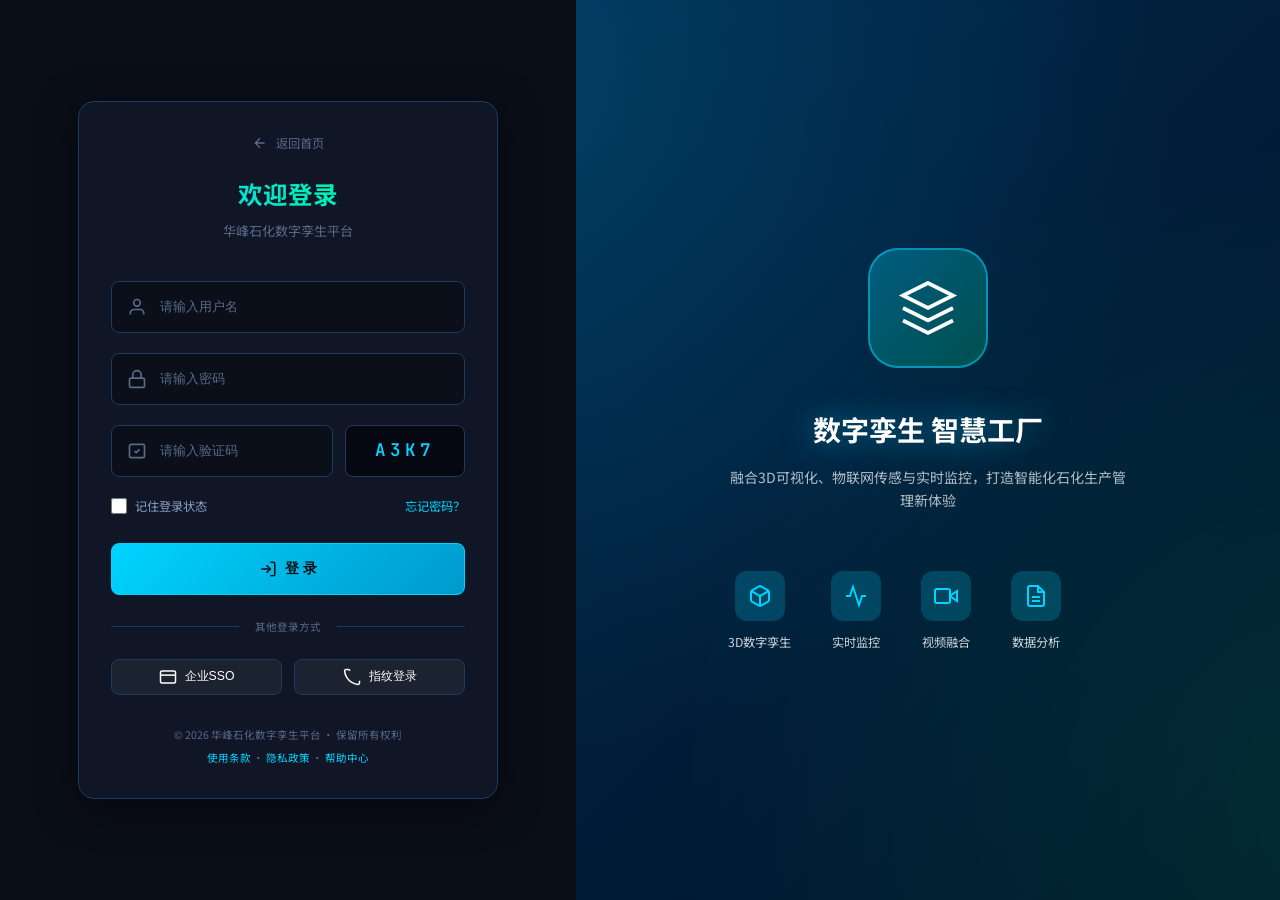
<file: HFDigitalTwin/index.html>
<!DOCTYPE html>
<html lang="zh-CN">
<head>
    <meta charset="UTF-8">
    <meta name="viewport" content="width=device-width, initial-scale=1.0">
    <title>首页 - 华峰石化数字孪生平台</title>
    <link href="https://fonts.googleapis.com/css2?family=Noto+Sans+SC:wght@300;400;500;700&family=JetBrains+Mono:wght@400;500;600&display=swap" rel="stylesheet">
    <link rel="stylesheet" href="css/styles.css">
    <style>
        /* 首页概览特定样式 */
        .overview-cards {
            display: grid;
            grid-template-columns: repeat(4, 1fr);
            gap: var(--spacing-md);
            margin-bottom: var(--spacing-lg);
        }

        .overview-card {
            background: linear-gradient(135deg, rgba(17, 24, 39, 0.9), rgba(17, 24, 39, 0.7));
            border: 1px solid var(--border-color);
            border-radius: var(--radius-lg);
            padding: var(--spacing-lg);
            display: flex;
            align-items: center;
            gap: var(--spacing-md);
            transition: all var(--transition-normal);
        }

        .overview-card:hover {
            border-color: var(--primary-color);
            transform: translateY(-2px);
            box-shadow: var(--shadow-glow);
        }

        .overview-card-icon {
            width: 56px;
            height: 56px;
            border-radius: var(--radius-lg);
            display: flex;
            align-items: center;
            justify-content: center;
            flex-shrink: 0;
        }

        .overview-card-icon.blue {
            background: linear-gradient(135deg, rgba(0, 212, 255, 0.2), rgba(0, 212, 255, 0.1));
            color: var(--primary-color);
        }

        .overview-card-icon.green {
            background: linear-gradient(135deg, rgba(0, 255, 136, 0.2), rgba(0, 255, 136, 0.1));
            color: var(--secondary-color);
        }

        .overview-card-icon.orange {
            background: linear-gradient(135deg, rgba(255, 170, 0, 0.2), rgba(255, 170, 0, 0.1));
            color: var(--warning-color);
        }

        .overview-card-icon.red {
            background: linear-gradient(135deg, rgba(255, 71, 87, 0.2), rgba(255, 71, 87, 0.1));
            color: var(--danger-color);
        }

        .overview-card-content {
            flex: 1;
        }

        .overview-card-value {
            font-size: 1.75rem;
            font-weight: 700;
            font-family: var(--font-mono);
            color: var(--text-primary);
            line-height: 1.2;
        }

        .overview-card-label {
            font-size: 0.8125rem;
            color: var(--text-muted);
            margin-top: 4px;
        }

        .overview-card-trend {
            font-size: 0.75rem;
            display: flex;
            align-items: center;
            gap: 4px;
            margin-top: 6px;
        }

        .overview-card-trend.up { color: var(--secondary-color); }
        .overview-card-trend.down { color: var(--danger-color); }

        /* 快捷入口 */
        .quick-actions {
            display: grid;
            grid-template-columns: repeat(5, 1fr);
            gap: var(--spacing-md);
            margin-bottom: var(--spacing-lg);
        }

        .quick-action {
            background: linear-gradient(135deg, rgba(17, 24, 39, 0.8), rgba(17, 24, 39, 0.6));
            border: 1px solid var(--border-color);
            border-radius: var(--radius-lg);
            padding: var(--spacing-lg);
            text-align: center;
            cursor: pointer;
            transition: all var(--transition-normal);
        }

        .quick-action:hover {
            border-color: var(--primary-color);
            background: linear-gradient(135deg, rgba(0, 212, 255, 0.1), rgba(0, 212, 255, 0.05));
            transform: translateY(-3px);
        }

        .quick-action-icon {
            width: 48px;
            height: 48px;
            margin: 0 auto var(--spacing-sm);
            border-radius: var(--radius-md);
            display: flex;
            align-items: center;
            justify-content: center;
            background: rgba(0, 212, 255, 0.1);
            color: var(--primary-color);
        }

        .quick-action-label {
            font-size: 0.875rem;
            color: var(--text-primary);
        }

        /* 内容区布局 */
        .overview-content {
            display: grid;
            grid-template-columns: 1fr 380px;
            gap: var(--spacing-lg);
        }

        .overview-main {
            display: flex;
            flex-direction: column;
            gap: var(--spacing-lg);
        }

        .overview-side {
            display: flex;
            flex-direction: column;
            gap: var(--spacing-lg);
        }

        /* 图表卡片 */
        .chart-card {
            background: linear-gradient(135deg, rgba(17, 24, 39, 0.9), rgba(17, 24, 39, 0.7));
            border: 1px solid var(--border-color);
            border-radius: var(--radius-xl);
            overflow: hidden;
        }

        .chart-card-header {
            padding: var(--spacing-md) var(--spacing-lg);
            border-bottom: 1px solid var(--border-color);
            display: flex;
            align-items: center;
            justify-content: space-between;
        }

        .chart-card-title {
            font-size: 0.9375rem;
            font-weight: 600;
            color: var(--text-primary);
            display: flex;
            align-items: center;
            gap: var(--spacing-sm);
        }

        .chart-card-body {
            padding: var(--spacing-lg);
            min-height: 280px;
        }

        /* 列表卡片 */
        .list-card {
            background: linear-gradient(135deg, rgba(17, 24, 39, 0.9), rgba(17, 24, 39, 0.7));
            border: 1px solid var(--border-color);
            border-radius: var(--radius-xl);
            overflow: hidden;
        }

        .list-card-header {
            padding: var(--spacing-md) var(--spacing-lg);
            border-bottom: 1px solid var(--border-color);
            display: flex;
            align-items: center;
            justify-content: space-between;
        }

        .list-card-title {
            font-size: 0.9375rem;
            font-weight: 600;
            color: var(--text-primary);
            display: flex;
            align-items: center;
            gap: var(--spacing-sm);
        }

        .list-card-body {
            padding: 0;
            max-height: 320px;
            overflow-y: auto;
        }

        .list-item {
            display: flex;
            align-items: center;
            gap: var(--spacing-md);
            padding: var(--spacing-md) var(--spacing-lg);
            border-bottom: 1px solid rgba(255, 255, 255, 0.05);
            transition: background var(--transition-fast);
            cursor: pointer;
        }

        .list-item:hover {
            background: rgba(0, 212, 255, 0.05);
        }

        .list-item:last-child {
            border-bottom: none;
        }

        .list-item-icon {
            width: 36px;
            height: 36px;
            border-radius: var(--radius-md);
            display: flex;
            align-items: center;
            justify-content: center;
            flex-shrink: 0;
        }

        .list-item-icon.danger {
            background: rgba(255, 71, 87, 0.15);
            color: var(--danger-color);
        }

        .list-item-icon.warning {
            background: rgba(255, 170, 0, 0.15);
            color: var(--warning-color);
        }

        .list-item-icon.info {
            background: rgba(0, 212, 255, 0.15);
            color: var(--primary-color);
        }

        .list-item-content {
            flex: 1;
            min-width: 0;
        }

        .list-item-title {
            font-size: 0.875rem;
            color: var(--text-primary);
            margin-bottom: 2px;
        }

        .list-item-desc {
            font-size: 0.75rem;
            color: var(--text-muted);
            white-space: nowrap;
            overflow: hidden;
            text-overflow: ellipsis;
        }

        .list-item-time {
            font-size: 0.75rem;
            color: var(--text-muted);
            white-space: nowrap;
        }

        /* 模拟图表 */
        .simple-chart {
            display: flex;
            align-items: flex-end;
            justify-content: space-between;
            height: 200px;
            padding: var(--spacing-md) 0;
        }

        .chart-bar-wrapper {
            flex: 1;
            display: flex;
            flex-direction: column;
            align-items: center;
            gap: var(--spacing-sm);
        }

        .chart-bar {
            width: 24px;
            background: linear-gradient(180deg, var(--primary-color), rgba(0, 212, 255, 0.3));
            border-radius: var(--radius-sm) var(--radius-sm) 0 0;
            transition: height 0.5s ease;
        }

        .chart-label {
            font-size: 0.6875rem;
            color: var(--text-muted);
        }

        /* 告警卡片 */
        .alarm-item {
            display: flex;
            align-items: center;
            gap: var(--spacing-md);
            padding: var(--spacing-md) var(--spacing-lg);
            border-bottom: 1px solid rgba(255, 255, 255, 0.05);
        }

        .alarm-item:last-child {
            border-bottom: none;
        }

        .alarm-badge {
            padding: 2px 8px;
            border-radius: var(--radius-full);
            font-size: 0.6875rem;
            font-weight: 500;
        }

        .alarm-badge.danger {
            background: rgba(255, 71, 87, 0.15);
            color: var(--danger-color);
        }

        .alarm-badge.warning {
            background: rgba(255, 170, 0, 0.15);
            color: var(--warning-color);
        }

        .alarm-badge.info {
            background: rgba(0, 212, 255, 0.15);
            color: var(--primary-color);
        }

        /* 响应式 */
        @media (max-width: 1400px) {
            .overview-cards {
                grid-template-columns: repeat(2, 1fr);
            }
            .quick-actions {
                grid-template-columns: repeat(3, 1fr);
            }
            .overview-content {
                grid-template-columns: 1fr;
            }
        }
    </style>
</head>
<body>
    <div class="app-layout">
        <!-- 侧边栏 -->
        <aside class="app-sidebar">
            <div class="sidebar-header">
                <div class="sidebar-logo">
                    <svg width="24" height="24" viewBox="0 0 24 24" fill="none" stroke="currentColor" stroke-width="2">
                        <path d="M12 2L2 7l10 5 10-5-10-5z"/>
                        <path d="M2 17l10 5 10-5"/>
                        <path d="M2 12l10 5 10-5"/>
                    </svg>
                </div>
                <div class="sidebar-brand">
                    <div class="sidebar-brand-name">华峰石化</div>
                    <div class="sidebar-brand-desc">数字孪生平台</div>
                </div>
            </div>
            
            <nav class="sidebar-nav">
                <div class="sidebar-section">
                    <div class="sidebar-section-title">主菜单</div>
                    <a href="index.html" class="sidebar-nav-item active">
                        <svg class="sidebar-nav-icon" viewBox="0 0 24 24" fill="none" stroke="currentColor" stroke-width="2">
                            <path d="M3 9l9-7 9 7v11a2 2 0 0 1-2 2H5a2 2 0 0 1-2-2z"/>
                        </svg>
                        <span class="sidebar-nav-text">首页</span>
                    </a>
                    <a href="tank-monitoring.html" class="sidebar-nav-item">
                        <svg class="sidebar-nav-icon" viewBox="0 0 24 24" fill="none" stroke="currentColor" stroke-width="2">
                            <path d="M21 16V8a2 2 0 0 0-1-1.73l-7-4a2 2 0 0 0-2 0l-7 4A2 2 0 0 0 3 8v8a2 2 0 0 0 1 1.73l7 4a2 2 0 0 0 2 0l7-4A2 2 0 0 0 21 16z"/>
                        </svg>
                        <span class="sidebar-nav-text">罐区监控</span>
                    </a>
                    <a href="equipment.html" class="sidebar-nav-item">
                        <svg class="sidebar-nav-icon" viewBox="0 0 24 24" fill="none" stroke="currentColor" stroke-width="2">
                            <rect x="4" y="4" width="16" height="16" rx="2"/>
                        </svg>
                        <span class="sidebar-nav-text">设备管理</span>
                    </a>
                    <a href="video.html" class="sidebar-nav-item">
                        <svg class="sidebar-nav-icon" viewBox="0 0 24 24" fill="none" stroke="currentColor" stroke-width="2">
                            <polygon points="23 7 16 12 23 17 23 7"/>
                            <rect x="1" y="5" width="15" height="14" rx="2"/>
                        </svg>
                        <span class="sidebar-nav-text">视频监控</span>
                    </a>
                    <a href="roaming.html" class="sidebar-nav-item">
                        <svg class="sidebar-nav-icon" viewBox="0 0 24 24" fill="none" stroke="currentColor" stroke-width="2">
                            <circle cx="12" cy="12" r="10"/>
                            <polygon points="16.24 7.76 14.12 14.12 7.76 16.24 9.88 9.88 16.24 7.76"/>
                        </svg>
                        <span class="sidebar-nav-text">实景漫游</span>
                    </a>
                    <a href="analysis.html" class="sidebar-nav-item">
                        <svg class="sidebar-nav-icon" viewBox="0 0 24 24" fill="none" stroke="currentColor" stroke-width="2">
                            <line x1="18" y1="20" x2="18" y2="10"/>
                            <line x1="12" y1="20" x2="12" y2="4"/>
                            <line x1="6" y1="20" x2="6" y2="14"/>
                        </svg>
                        <span class="sidebar-nav-text">数据分析</span>
                    </a>
                </div>
                
                <div class="sidebar-section">
                    <div class="sidebar-section-title">可视化</div>
                    <a href="dashboard.html" class="sidebar-nav-item" target="_blank">
                        <svg class="sidebar-nav-icon" viewBox="0 0 24 24" fill="none" stroke="currentColor" stroke-width="2">
                            <rect x="3" y="3" width="18" height="18" rx="2"/>
                            <line x1="3" y1="9" x2="21" y2="9"/>
                            <line x1="9" y1="21" x2="9" y2="9"/>
                        </svg>
                        <span class="sidebar-nav-text">数据大屏</span>
                    </a>
                </div>
                
                <div class="sidebar-section">
                    <div class="sidebar-section-title">系统</div>
                    <a href="settings.html" class="sidebar-nav-item">
                        <svg class="sidebar-nav-icon" viewBox="0 0 24 24" fill="none" stroke="currentColor" stroke-width="2">
                            <circle cx="12" cy="12" r="3"/>
                        </svg>
                        <span class="sidebar-nav-text">系统设置</span>
                    </a>
                </div>
            </nav>
            
            <div class="sidebar-footer">
                <div class="sidebar-nav-item" onclick="App.auth.logout()" style="cursor: pointer;">
                    <svg class="sidebar-nav-icon" viewBox="0 0 24 24" fill="none" stroke="currentColor" stroke-width="2">
                        <path d="M9 21H5a2 2 0 0 1-2-2V5a2 2 0 0 1 2-2h4"/>
                        <polyline points="16 17 21 12 16 7"/>
                        <line x1="21" y1="12" x2="9" y2="12"/>
                    </svg>
                    <span class="sidebar-nav-text">退出登录</span>
                </div>
            </div>
        </aside>
        
        <!-- 主内容区 -->
        <main class="app-main">
            <header class="app-header">
                <div class="header-left">
                    <button class="header-toggle">
                        <svg width="20" height="20" viewBox="0 0 24 24" fill="none" stroke="currentColor" stroke-width="2">
                            <line x1="3" y1="12" x2="21" y2="12"/>
                            <line x1="3" y1="6" x2="21" y2="6"/>
                            <line x1="3" y1="18" x2="21" y2="18"/>
                        </svg>
                    </button>
                    <div class="header-breadcrumb">
                        <span class="header-breadcrumb-item">首页</span>
                        <span class="header-breadcrumb-sep">/</span>
                        <span class="header-breadcrumb-item active">概览</span>
                    </div>
                </div>
                <div class="header-right">
                    <!-- 主题切换器 -->
                    <div class="theme-switcher header-theme-switcher">
                        <button class="theme-switcher-btn active" data-theme="dark" title="深色主题">
                            <svg viewBox="0 0 24 24" fill="none" stroke="currentColor" stroke-width="2">
                                <path d="M21 12.79A9 9 0 1 1 11.21 3 7 7 0 0 0 21 12.79z"></path>
                            </svg>
                        </button>
                        <button class="theme-switcher-btn" data-theme="light" title="浅色主题">
                            <svg viewBox="0 0 24 24" fill="none" stroke="currentColor" stroke-width="2">
                                <circle cx="12" cy="12" r="5"></circle>
                                <line x1="12" y1="1" x2="12" y2="3"></line>
                                <line x1="12" y1="21" x2="12" y2="23"></line>
                                <line x1="4.22" y1="4.22" x2="5.64" y2="5.64"></line>
                                <line x1="18.36" y1="18.36" x2="19.78" y2="19.78"></line>
                                <line x1="1" y1="12" x2="3" y2="12"></line>
                                <line x1="21" y1="12" x2="23" y2="12"></line>
                                <line x1="4.22" y1="19.78" x2="5.64" y2="18.36"></line>
                                <line x1="18.36" y1="5.64" x2="19.78" y2="4.22"></line>
                            </svg>
                        </button>
                    </div>
                    <div class="header-time" id="currentTime">2026-02-24 11:34:35</div>
                    <div class="header-status">
                        <span class="header-status-dot"></span>
                        系统运行正常
                    </div>
                    <div class="header-user">
                        <div class="header-user-avatar">A</div>
                    </div>
                </div>
            </header>
            
            <div class="app-content">
                <!-- 统计卡片 -->
                <div class="overview-cards">
                    <div class="overview-card">
                        <div class="overview-card-icon blue">
                            <svg width="28" height="28" viewBox="0 0 24 24" fill="none" stroke="currentColor" stroke-width="2">
                                <path d="M21 16V8a2 2 0 0 0-1-1.73l-7-4a2 2 0 0 0-2 0l-7 4A2 2 0 0 0 3 8v8a2 2 0 0 0 1 1.73l7 4a2 2 0 0 0 2 0l7-4A2 2 0 0 0 21 16z"/>
                            </svg>
                        </div>
                        <div class="overview-card-content">
                            <div class="overview-card-value">19</div>
                            <div class="overview-card-label">设备总数</div>
                            <div class="overview-card-trend up">
                                <svg width="12" height="12" viewBox="0 0 24 24" fill="none" stroke="currentColor" stroke-width="2">
                                    <polyline points="23 6 13.5 15.5 8.5 10.5 1 18"/>
                                </svg>
                                较昨日 +2
                            </div>
                        </div>
                    </div>
                    <div class="overview-card">
                        <div class="overview-card-icon green">
                            <svg width="28" height="28" viewBox="0 0 24 24" fill="none" stroke="currentColor" stroke-width="2">
                                <path d="M22 11.08V12a10 10 0 1 1-5.93-9.14"/>
                                <polyline points="22 4 12 14.01 9 11.01"/>
                            </svg>
                        </div>
                        <div class="overview-card-content">
                            <div class="overview-card-value">16</div>
                            <div class="overview-card-label">正常运行</div>
                            <div class="overview-card-trend up">
                                <svg width="12" height="12" viewBox="0 0 24 24" fill="none" stroke="currentColor" stroke-width="2">
                                    <polyline points="23 6 13.5 15.5 8.5 10.5 1 18"/>
                                </svg>
                                在线率 84%
                            </div>
                        </div>
                    </div>
                    <div class="overview-card">
                        <div class="overview-card-icon orange">
                            <svg width="28" height="28" viewBox="0 0 24 24" fill="none" stroke="currentColor" stroke-width="2">
                                <path d="M10.29 3.86L1.82 18a2 2 0 0 0 1.71 3h16.94a2 2 0 0 0 1.71-3L13.71 3.86a2 2 0 0 0-3.42 0z"/>
                                <line x1="12" y1="9" x2="12" y2="13"/>
                                <line x1="12" y1="17" x2="12.01" y2="17"/>
                            </svg>
                        </div>
                        <div class="overview-card-content">
                            <div class="overview-card-value">2</div>
                            <div class="overview-card-label">预警</div>
                            <div class="overview-card-trend down">
                                <svg width="12" height="12" viewBox="0 0 24 24" fill="none" stroke="currentColor" stroke-width="2">
                                    <polyline points="23 18 13.5 8.5 8.5 13.5 1 6"/>
                                </svg>
                                较昨日 -1
                            </div>
                        </div>
                    </div>
                    <div class="overview-card">
                        <div class="overview-card-icon red">
                            <svg width="28" height="28" viewBox="0 0 24 24" fill="none" stroke="currentColor" stroke-width="2">
                                <circle cx="12" cy="12" r="10"/>
                                <line x1="15" y1="9" x2="9" y2="15"/>
                                <line x1="9" y1="9" x2="15" y2="15"/>
                            </svg>
                        </div>
                        <div class="overview-card-content">
                            <div class="overview-card-value">1</div>
                            <div class="overview-card-label">告警</div>
                            <div class="overview-card-trend">
                                <svg width="12" height="12" viewBox="0 0 24 24" fill="none" stroke="currentColor" stroke-width="2">
                                    <circle cx="12" cy="12" r="10"/>
                                    <line x1="12" y1="8" x2="12" y2="12"/>
                                    <line x1="12" y1="16" x2="12.01" y2="16"/>
                                </svg>
                                需立即处理
                            </div>
                        </div>
                    </div>
                </div>
                
                <!-- 快捷入口 -->
                <div class="quick-actions">
                    <a href="dashboard.html" class="quick-action" target="_blank">
                        <div class="quick-action-icon">
                            <svg width="24" height="24" viewBox="0 0 24 24" fill="none" stroke="currentColor" stroke-width="2">
                                <rect x="3" y="3" width="18" height="18" rx="2"/>
                                <line x1="3" y1="9" x2="21" y2="9"/>
                                <line x1="9" y1="21" x2="9" y2="9"/>
                            </svg>
                        </div>
                        <div class="quick-action-label">数据大屏</div>
                    </a>
                    <a href="tank-monitoring.html" class="quick-action">
                        <div class="quick-action-icon">
                            <svg width="24" height="24" viewBox="0 0 24 24" fill="none" stroke="currentColor" stroke-width="2">
                                <path d="M21 16V8a2 2 0 0 0-1-1.73l-7-4a2 2 0 0 0-2 0l-7 4A2 2 0 0 0 3 8v8a2 2 0 0 0 1 1.73l7 4a2 2 0 0 0 2 0l7-4A2 2 0 0 0 21 16z"/>
                            </svg>
                        </div>
                        <div class="quick-action-label">罐区监控</div>
                    </a>
                    <a href="video.html" class="quick-action">
                        <div class="quick-action-icon">
                            <svg width="24" height="24" viewBox="0 0 24 24" fill="none" stroke="currentColor" stroke-width="2">
                                <polygon points="23 7 16 12 23 17 23 7"/>
                                <rect x="1" y="5" width="15" height="14" rx="2"/>
                            </svg>
                        </div>
                        <div class="quick-action-label">视频监控</div>
                    </a>
                    <a href="roaming.html" class="quick-action">
                        <div class="quick-action-icon">
                            <svg width="24" height="24" viewBox="0 0 24 24" fill="none" stroke="currentColor" stroke-width="2">
                                <circle cx="12" cy="12" r="10"/>
                                <polygon points="16.24 7.76 14.12 14.12 7.76 16.24 9.88 9.88 16.24 7.76"/>
                            </svg>
                        </div>
                        <div class="quick-action-label">实景漫游</div>
                    </a>
                    <a href="analysis.html" class="quick-action">
                        <div class="quick-action-icon">
                            <svg width="24" height="24" viewBox="0 0 24 24" fill="none" stroke="currentColor" stroke-width="2">
                                <line x1="18" y1="20" x2="18" y2="10"/>
                                <line x1="12" y1="20" x2="12" y2="4"/>
                                <line x1="6" y1="20" x2="6" y2="14"/>
                            </svg>
                        </div>
                        <div class="quick-action-label">数据分析</div>
                    </a>
                </div>
                
                <!-- 内容区 -->
                <div class="overview-content">
                    <div class="overview-main">
                        <!-- 压力趋势图 -->
                        <div class="chart-card">
                            <div class="chart-card-header">
                                <div class="chart-card-title">
                                    <svg width="16" height="16" viewBox="0 0 24 24" fill="none" stroke="currentColor" stroke-width="2">
                                        <polyline points="22 12 18 12 15 21 9 3 6 12 2 12"/>
                                    </svg>
                                    罐区压力趋势 (近7天)
                                </div>
                                <div class="chart-actions">
                                    <button class="btn btn-sm btn-ghost">导出</button>
                                </div>
                            </div>
                            <div class="chart-card-body">
                                <div class="simple-chart">
                                    <div class="chart-bar-wrapper">
                                        <div class="chart-bar" style="height: 60%;"></div>
                                        <span class="chart-label">周一</span>
                                    </div>
                                    <div class="chart-bar-wrapper">
                                        <div class="chart-bar" style="height: 75%;"></div>
                                        <span class="chart-label">周二</span>
                                    </div>
                                    <div class="chart-bar-wrapper">
                                        <div class="chart-bar" style="height: 45%;"></div>
                                        <span class="chart-label">周三</span>
                                    </div>
                                    <div class="chart-bar-wrapper">
                                        <div class="chart-bar" style="height: 80%;"></div>
                                        <span class="chart-label">周四</span>
                                    </div>
                                    <div class="chart-bar-wrapper">
                                        <div class="chart-bar" style="height: 65%;"></div>
                                        <span class="chart-label">周五</span>
                                    </div>
                                    <div class="chart-bar-wrapper">
                                        <div class="chart-bar" style="height: 90%;"></div>
                                        <span class="chart-label">周六</span>
                                    </div>
                                    <div class="chart-bar-wrapper">
                                        <div class="chart-bar" style="height: 70%;"></div>
                                        <span class="chart-label">周日</span>
                                    </div>
                                </div>
                            </div>
                        </div>
                        
                        <!-- 设备状态分布 -->
                        <div class="chart-card">
                            <div class="chart-card-header">
                                <div class="chart-card-title">
                                    <svg width="16" height="16" viewBox="0 0 24 24" fill="none" stroke="currentColor" stroke-width="2">
                                        <path d="M21 16V8a2 2 0 0 0-1-1.73l-7-4a2 2 0 0 0-2 0l-7 4A2 2 0 0 0 3 8v8a2 2 0 0 0 1 1.73l7 4a2 2 0 0 0 2 0l7-4A2 2 0 0 0 21 16z"/>
                                    </svg>
                                    设备状态分布
                                </div>
                            </div>
                            <div class="chart-card-body">
                                <div style="display: grid; grid-template-columns: repeat(3, 1fr); gap: var(--spacing-lg);">
                                    <div class="overview-card" style="margin: 0;">
                                        <div class="overview-card-icon green">
                                            <svg width="20" height="20" viewBox="0 0 24 24" fill="none" stroke="currentColor" stroke-width="2">
                                                <path d="M22 11.08V12a10 10 0 1 1-5.93-9.14"/>
                                                <polyline points="22 4 12 14.01 9 11.01"/>
                                            </svg>
                                        </div>
                                        <div class="overview-card-content">
                                            <div class="overview-card-value">16</div>
                                            <div class="overview-card-label">正常</div>
                                        </div>
                                    </div>
                                    <div class="overview-card" style="margin: 0;">
                                        <div class="overview-card-icon orange">
                                            <svg width="20" height="20" viewBox="0 0 24 24" fill="none" stroke="currentColor" stroke-width="2">
                                                <path d="M10.29 3.86L1.82 18a2 2 0 0 0 1.71 3h16.94a2 2 0 0 0 1.71-3L13.71 3.86a2 2 0 0 0-3.42 0z"/>
                                            </svg>
                                        </div>
                                        <div class="overview-card-content">
                                            <div class="overview-card-value">2</div>
                                            <div class="overview-card-label">预警</div>
                                        </div>
                                    </div>
                                    <div class="overview-card" style="margin: 0;">
                                        <div class="overview-card-icon red">
                                            <svg width="20" height="20" viewBox="0 0 24 24" fill="none" stroke="currentColor" stroke-width="2">
                                                <circle cx="12" cy="12" r="10"/>
                                                <line x1="15" y1="9" x2="9" y2="15"/>
                                                <line x1="9" y1="9" x2="15" y2="15"/>
                                            </svg>
                                        </div>
                                        <div class="overview-card-content">
                                            <div class="overview-card-value">1</div>
                                            <div class="overview-card-label">告警</div>
                                        </div>
                                    </div>
                                </div>
                            </div>
                        </div>
                    </div>
                    
                    <div class="overview-side">
                        <!-- 实时告警 -->
                        <div class="list-card">
                            <div class="list-card-header">
                                <div class="list-card-title">
                                    <svg width="16" height="16" viewBox="0 0 24 24" fill="none" stroke="currentColor" stroke-width="2">
                                        <path d="M18 8A6 6 0 0 0 6 8c0 7-3 9-3 9h18s-3-2-3-9"/>
                                        <path d="M13.73 21a2 2 0 0 1-3.46 0"/>
                                    </svg>
                                    实时告警
                                </div>
                                <a href="settings.html" class="btn btn-sm btn-ghost">查看全部</a>
                            </div>
                            <div class="list-card-body">
                                <div class="alarm-item">
                                    <div class="list-item-icon danger">
                                        <svg width="14" height="14" viewBox="0 0 24 24" fill="none" stroke="currentColor" stroke-width="2">
                                            <circle cx="12" cy="12" r="10"/>
                                            <line x1="15" y1="9" x2="9" y2="15"/>
                                            <line x1="9" y1="9" x2="15" y2="15"/>
                                        </svg>
                                    </div>
                                    <div class="list-item-content">
                                        <div class="list-item-title">压力超限告警</div>
                                        <div class="list-item-desc">球罐 A-005 当前压力 1.15MPa</div>
                                    </div>
                                    <span class="alarm-badge danger">告警</span>
                                </div>
                                <div class="alarm-item">
                                    <div class="list-item-icon warning">
                                        <svg width="14" height="14" viewBox="0 0 24 24" fill="none" stroke="currentColor" stroke-width="2">
                                            <path d="M10.29 3.86L1.82 18a2 2 0 0 0 1.71 3h16.94a2 2 0 0 0 1.71-3L13.71 3.86a2 2 0 0 0-3.42 0z"/>
                                        </svg>
                                    </div>
                                    <div class="list-item-content">
                                        <div class="list-item-title">温度异常预警</div>
                                        <div class="list-item-desc">传感器 S-002 温度持续升高</div>
                                    </div>
                                    <span class="alarm-badge warning">预警</span>
                                </div>
                                <div class="alarm-item">
                                    <div class="list-item-icon warning">
                                        <svg width="14" height="14" viewBox="0 0 24 24" fill="none" stroke="currentColor" stroke-width="2">
                                            <path d="M10.29 3.86L1.82 18a2 2 0 0 0 1.71 3h16.94a2 2 0 0 0 1.71-3L13.71 3.86a2 2 0 0 0-3.42 0z"/>
                                        </svg>
                                    </div>
                                    <div class="list-item-content">
                                        <div class="list-item-title">设备离线预警</div>
                                        <div class="list-item-desc">球罐 A-002 通信中断</div>
                                    </div>
                                    <span class="alarm-badge warning">预警</span>
                                </div>
                                <div class="alarm-item">
                                    <div class="list-item-icon info">
                                        <svg width="14" height="14" viewBox="0 0 24 24" fill="none" stroke="currentColor" stroke-width="2">
                                            <circle cx="12" cy="12" r="10"/>
                                            <line x1="12" y1="16" x2="12" y2="12"/>
                                            <line x1="12" y1="8" x2="12.01" y2="8"/>
                                        </svg>
                                    </div>
                                    <div class="list-item-content">
                                        <div class="list-item-title">定期巡检提醒</div>
                                        <div class="list-item-desc">324罐区例行巡检</div>
                                    </div>
                                    <span class="alarm-badge info">提醒</span>
                                </div>
                            </div>
                        </div>
                        
                        <!-- 最近操作 -->
                        <div class="list-card">
                            <div class="list-card-header">
                                <div class="list-card-title">
                                    <svg width="16" height="16" viewBox="0 0 24 24" fill="none" stroke="currentColor" stroke-width="2">
                                        <circle cx="12" cy="12" r="10"/>
                                        <polyline points="12 6 12 12 16 14"/>
                                    </svg>
                                    最近操作
                                </div>
                            </div>
                            <div class="list-card-body">
                                <div class="list-item">
                                    <div class="list-item-icon info">
                                        <svg width="14" height="14" viewBox="0 0 24 24" fill="none" stroke="currentColor" stroke-width="2">
                                            <path d="M11 4H4a2 2 0 0 0-2 2v14a2 2 0 0 0 2 2h14a2 2 0 0 0 2-2v-7"/>
                                            <path d="M18.5 2.5a2.121 2.121 0 0 1 3 3L12 15l-4 1 1-4 9.5-9.5z"/>
                                        </svg>
                                    </div>
                                    <div class="list-item-content">
                                        <div class="list-item-title">修改罐区参数</div>
                                        <div class="list-item-desc">修改了 324罐区 A-001 的阈值</div>
                                    </div>
                                    <div class="list-item-time">10:30</div>
                                </div>
                                <div class="list-item">
                                    <div class="list-item-icon info">
                                        <svg width="14" height="14" viewBox="0 0 24 24" fill="none" stroke="currentColor" stroke-width="2">
                                            <path d="M12 22s8-4 8-10V5l-8-3-8 3v7c0 6 8 10 8 10z"/>
                                        </svg>
                                    </div>
                                    <div class="list-item-content">
                                        <div class="list-item-title">确认告警</div>
                                        <div class="list-item-desc">确认了压力超限告警</div>
                                    </div>
                                    <div class="list-item-time">09:15</div>
                                </div>
                                <div class="list-item">
                                    <div class="list-item-icon info">
                                        <svg width="14" height="14" viewBox="0 0 24 24" fill="none" stroke="currentColor" stroke-width="2">
                                            <polygon points="23 7 16 12 23 17 23 7"/>
                                            <rect x="1" y="5" width="15" height="14" rx="2"/>
                                        </svg>
                                    </div>
                                    <div class="list-item-content">
                                        <div class="list-item-title">查看视频</div>
                                        <div class="list-item-desc">查看了 324罐区-东 监控</div>
                                    </div>
                                    <div class="list-item-time">08:45</div>
                                </div>
                            </div>
                        </div>
                    </div>
                </div>
            </div>
        </main>
    </div>

    <script src="js/app.js"></script>
    <script>
        // 更新时间
        function updateTime() {
            const now = new Date();
            const year = now.getFullYear();
            const month = String(now.getMonth() + 1).padStart(2, '0');
            const day = String(now.getDate()).padStart(2, '0');
            const hours = String(now.getHours()).padStart(2, '0');
            const minutes = String(now.getMinutes()).padStart(2, '0');
            const seconds = String(now.getSeconds()).padStart(2, '0');
            
            document.getElementById('currentTime').textContent = 
                `${year}-${month}-${day} ${hours}:${minutes}:${seconds}`;
        }
        
        updateTime();
        setInterval(updateTime, 1000);
        
        // 检查登录状态
        if (sessionStorage.getItem('isLoggedIn') !== 'true') {
            window.location.href = 'login.html';
        }
    </script>
</body>
</html>
</file>
<file: HFDigitalTwin/css/styles.css>
/* 华峰石化数字孪生平台 - 公共样式文件 */
/* ========================================= */

/* ===== 主题变量定义 ===== */

/* 深色主题 (默认) */
:root {
    /* 主色调 */
    --primary-color: #00d4ff;
    --primary-dark: #0099cc;
    --primary-light: #33ddff;
    --secondary-color: #00ff88;
    --secondary-dark: #00cc6a;

    /* 状态色 */
    --success-color: #00ff88;
    --warning-color: #ffaa00;
    --danger-color: #ff4757;
    --info-color: #00d4ff;

    /* 背景色 */
    --bg-dark: #0a0e17;
    --bg-darker: #050810;
    --bg-card: #111827;
    --bg-card-hover: #1a2234;
    --bg-card-active: #1e2a40;
    --bg-overlay: rgba(17, 24, 39, 0.95);

    /* 边框色 */
    --border-color: #1e3a5f;
    --border-light: #2a4a70;
    --border-focus: #00d4ff;

    /* 文字色 */
    --text-primary: #ffffff;
    --text-secondary: #8b9dc3;
    --text-muted: #5a6a8a;
    --text-disabled: #3a4a6a;

    /* 阴影 */
    --shadow-sm: 0 2px 8px rgba(0, 0, 0, 0.3);
    --shadow-md: 0 4px 20px rgba(0, 0, 0, 0.4);
    --shadow-lg: 0 8px 40px rgba(0, 0, 0, 0.5);
    --shadow-glow: 0 0 20px rgba(0, 212, 255, 0.3);
    --shadow-glow-strong: 0 0 30px rgba(0, 212, 255, 0.5);
    --shadow-card: 0 4px 20px rgba(0, 0, 0, 0.3);

    /* 间距 */
    --spacing-xs: 4px;
    --spacing-sm: 8px;
    --spacing-md: 16px;
    --spacing-lg: 24px;
    --spacing-xl: 32px;
    --spacing-xxl: 48px;

    /* 圆角 */
    --radius-sm: 4px;
    --radius-md: 8px;
    --radius-lg: 12px;
    --radius-xl: 16px;
    --radius-full: 9999px;

    /* 过渡 */
    --transition-fast: 0.15s ease;
    --transition-normal: 0.3s ease;
    --transition-slow: 0.5s ease;

    /* 字体 */
    --font-family: 'Noto Sans SC', 'Microsoft YaHei', 'PingFang SC', sans-serif;
    --font-mono: 'JetBrains Mono', 'Consolas', monospace;

    /* 导航 */
    --sidebar-width: 260px;
    --sidebar-collapsed: 70px;
    --header-height: 64px;
}

/* 浅色主题 */
[data-theme="light"] {
    /* 主色调 - 调整为更明亮的蓝色 */
    --primary-color: #0066cc;
    --primary-dark: #0052a3;
    --primary-light: #0080ff;
    --secondary-color: #00aa66;
    --secondary-dark: #008850;

    /* 状态色 - 调整为更鲜明的颜色 */
    --success-color: #22c55e;
    --warning-color: #f59e0b;
    --danger-color: #ef4444;
    --info-color: #3b82f6;

    /* 背景色 - 浅色背景 */
    --bg-dark: #f5f7fa;
    --bg-darker: #eef2f6;
    --bg-card: #ffffff;
    --bg-card-hover: #f8fafc;
    --bg-card-active: #f1f5f9;
    --bg-overlay: rgba(255, 255, 255, 0.98);

    /* 边框色 - 浅色边框 */
    --border-color: #e2e8f0;
    --border-light: #cbd5e1;
    --border-focus: #3b82f6;

    /* 文字色 - 深色文字 */
    --text-primary: #1e293b;
    --text-secondary: #475569;
    --text-muted: #94a3b8;
    --text-disabled: #cbd5e1;

    /* 阴影 - 更柔和的阴影 */
    --shadow-sm: 0 2px 8px rgba(0, 0, 0, 0.08);
    --shadow-md: 0 4px 20px rgba(0, 0, 0, 0.1);
    --shadow-lg: 0 8px 40px rgba(0, 0, 0, 0.12);
    --shadow-glow: 0 0 20px rgba(59, 130, 246, 0.2);
    --shadow-glow-strong: 0 0 30px rgba(59, 130, 246, 0.3);
    --shadow-card: 0 4px 20px rgba(0, 0, 0, 0.08);
}

/* 浅色主题下需要覆盖的背景效果 */
[data-theme="light"] .bg-effects::before {
    background: 
        radial-gradient(ellipse at 20% 20%, rgba(59, 130, 246, 0.08) 0%, transparent 50%),
        radial-gradient(ellipse at 80% 80%, rgba(34, 197, 94, 0.05) 0%, transparent 50%),
        radial-gradient(ellipse at 50% 50%, rgba(59, 130, 246, 0.03) 0%, transparent 70%);
}

[data-theme="light"] .grid-overlay {
    background-image: 
        linear-gradient(rgba(59, 130, 246, 0.03) 1px, transparent 1px),
        linear-gradient(90deg, rgba(59, 130, 246, 0.03) 1px, transparent 1px);
}

/* 浅色主题下的滚动条 */
[data-theme="light"] ::-webkit-scrollbar-thumb {
    background: #cbd5e1;
}

[data-theme="light"] ::-webkit-scrollbar-thumb:hover {
    background: #94a3b8;
}

/* 浅色主题下的输入框 */
[data-theme="light"] .input,
[data-theme="light"] .form-input,
[data-theme="light"] .form-select,
[data-theme="light"] .form-textarea {
    background: #f8fafc;
    color: var(--text-primary);
}

[data-theme="light"] .input:focus,
[data-theme="light"] .form-input:focus {
    box-shadow: 0 0 0 3px rgba(59, 130, 246, 0.15);
}

/* 浅色主题下的卡片 */
[data-theme="light"] .card {
    background: linear-gradient(135deg, rgba(255, 255, 255, 0.95), rgba(255, 255, 255, 0.9));
    box-shadow: var(--shadow-card);
}

[data-theme="light"] .card-header {
    background: rgba(0, 0, 0, 0.02);
}

/* 浅色主题下的表格 */
[data-theme="light"] .table th {
    background: rgba(0, 0, 0, 0.03);
    color: #64748b;
}

[data-theme="light"] .table tbody tr:hover {
    background: rgba(59, 130, 246, 0.05);
}

[data-theme="light"] .table tbody tr.selected {
    background: rgba(59, 130, 246, 0.08);
}

/* 浅色主题下的侧边栏 */
[data-theme="light"] .app-sidebar {
    background: rgba(255, 255, 255, 0.98);
    border-right-color: var(--border-color);
}

[data-theme="light"] .sidebar-nav-item:hover {
    background: rgba(59, 130, 246, 0.08);
}

[data-theme="light"] .sidebar-nav-item.active {
    background: rgba(59, 130, 246, 0.1);
}

/* 浅色主题下的头部 */
[data-theme="light"] .app-header {
    background: rgba(255, 255, 255, 0.98);
    border-bottom-color: var(--border-color);
}

[data-theme="light"] .header-user:hover {
    background: rgba(0, 0, 0, 0.05);
}

/* 浅色主题下的按钮 */
[data-theme="light"] .btn {
    background: #f1f5f9;
    border-color: #e2e8f0;
}

[data-theme="light"] .btn:hover {
    background: rgba(59, 130, 246, 0.1);
    border-color: var(--primary-color);
}

[data-theme="light"] .btn-primary {
    color: white;
}

[data-theme="light"] .btn-primary:hover {
    color: white;
}

/* 浅色主题下的下拉菜单 */
[data-theme="light"] .dropdown-menu {
    background: white;
    box-shadow: var(--shadow-lg);
}

[data-theme="light"] .dropdown-item:hover {
    background: rgba(59, 130, 246, 0.08);
}

/* 浅色主题下的模态框 */
[data-theme="light"] .modal-overlay {
    background: rgba(0, 0, 0, 0.4);
}

[data-theme="light"] .modal {
    background: white;
}

[data-theme="light"] .modal-header {
    background: rgba(0, 0, 0, 0.02);
}

[data-theme="light"] .modal-close {
    background: rgba(0, 0, 0, 0.05);
}

/* 浅色主题下的进度条背景 */
[data-theme="light"] .progress {
    background: rgba(0, 0, 0, 0.1);
}

/* 浅色主题下的统计卡片 */
[data-theme="light"] .stat-card,
[data-theme="light"] .overview-card,
[data-theme="light"] .quick-action,
[data-theme="light"] .chart-card,
[data-theme="light"] .list-card {
    background: white;
}

[data-theme="light"] .stat-card:hover,
[data-theme="light"] .overview-card:hover,
[data-theme="light"] .quick-action:hover {
    border-color: var(--primary-color);
}

/* 浅色主题下的标签页 */
[data-theme="light"] .tabs {
    border-bottom-color: var(--border-color);
}

[data-theme="light"] .tab.active {
    border-bottom-color: var(--primary-color);
}

/* 浅色主题下的设置项 */
[data-theme="light"] .settings-item {
    background: white;
}

/* 浅色主题下的列表项 */
[data-theme="light"] .list-item:hover {
    background: rgba(59, 130, 246, 0.05);
}

[data-theme="light"] .list-item-icon {
    background: rgba(59, 130, 246, 0.1);
}

/* 浅色主题下的登录页 */
[data-theme="light"] .login-bg {
    background: 
        radial-gradient(ellipse at 30% 20%, rgba(59, 130, 246, 0.1) 0%, transparent 50%),
        radial-gradient(ellipse at 70% 80%, rgba(34, 197, 94, 0.08) 0%, transparent 50%),
        var(--bg-dark);
}

[data-theme="light"] .login-card {
    background: rgba(255, 255, 255, 0.95);
}

/* 浅色主题下的加载动画 */
[data-theme="light"] .spinner {
    border-color: #e2e8f0;
}

/* 浅色主题下的图标按钮 */
[data-theme="light"] .icon-btn:hover {
    background: rgba(59, 130, 246, 0.1);
}

/* 浅色主题下的空状态 */
[data-theme="light"] .empty-state-icon {
    color: #cbd5e1;
}

/* ===== 主题切换组件样式 ===== */
.theme-switcher {
    display: flex;
    align-items: center;
    gap: 4px;
    padding: 4px;
    background: rgba(255, 255, 255, 0.1);
    border: 1px solid var(--border-color);
    border-radius: var(--radius-full);
}

[data-theme="light"] .theme-switcher {
    background: #f1f5f9;
    border-color: #e2e8f0;
}

.theme-switcher-btn {
    width: 32px;
    height: 32px;
    border-radius: 50%;
    border: none;
    background: transparent;
    color: var(--text-muted);
    cursor: pointer;
    display: flex;
    align-items: center;
    justify-content: center;
    transition: all var(--transition-fast);
    position: relative;
}

.theme-switcher-btn:hover {
    color: var(--text-primary);
    background: rgba(255, 255, 255, 0.1);
}

[data-theme="light"] .theme-switcher-btn:hover {
    background: #e2e8f0;
}

.theme-switcher-btn.active {
    background: #dc2626;
    color: white;
}

[data-theme="light"] .theme-switcher-btn.active {
    background: #dc2626;
    color: white;
}

.theme-switcher-btn svg {
    width: 16px;
    height: 16px;
}

/* 头部中的主题切换器位置 */
.header-theme-switcher {
    margin-right: var(--spacing-sm);
}

/* 全局重置 */
*, *::before, *::after {
    margin: 0;
    padding: 0;
    box-sizing: border-box;
}

html {
    font-size: 14px;
    scroll-behavior: smooth;
}

body {
    font-family: var(--font-family);
    background: var(--bg-dark);
    color: var(--text-primary);
    min-height: 100vh;
    overflow-x: hidden;
    line-height: 1.5;
    -webkit-font-smoothing: antialiased;
    -moz-osx-font-smoothing: grayscale;
}

/* 背景效果 */
.bg-effects {
    position: fixed;
    top: 0;
    left: 0;
    width: 100%;
    height: 100%;
    pointer-events: none;
    z-index: 0;
    overflow: hidden;
}

.bg-effects::before {
    content: '';
    position: absolute;
    top: -50%;
    left: -50%;
    width: 200%;
    height: 200%;
    background: 
        radial-gradient(ellipse at 20% 20%, rgba(0, 212, 255, 0.08) 0%, transparent 50%),
        radial-gradient(ellipse at 80% 80%, rgba(0, 255, 136, 0.05) 0%, transparent 50%),
        radial-gradient(ellipse at 50% 50%, rgba(0, 100, 150, 0.03) 0%, transparent 70%);
    animation: bgPulse 15s ease-in-out infinite;
}

@keyframes bgPulse {
    0%, 100% { opacity: 0.6; transform: scale(1); }
    50% { opacity: 1; transform: scale(1.05); }
}

.grid-overlay {
    position: absolute;
    top: 0;
    left: 0;
    width: 100%;
    height: 100%;
    background-image: 
        linear-gradient(rgba(0, 212, 255, 0.02) 1px, transparent 1px),
        linear-gradient(90deg, rgba(0, 212, 255, 0.02) 1px, transparent 1px);
    background-size: 50px 50px;
}

/* 滚动条 */
::-webkit-scrollbar {
    width: 6px;
    height: 6px;
}

::-webkit-scrollbar-track {
    background: transparent;
}

::-webkit-scrollbar-thumb {
    background: var(--border-color);
    border-radius: 3px;
}

::-webkit-scrollbar-thumb:hover {
    background: var(--primary-color);
}

/* 链接 */
a {
    color: var(--primary-color);
    text-decoration: none;
    transition: color var(--transition-fast);
}

a:hover {
    color: var(--primary-light);
}

/* 按钮 */
.btn {
    display: inline-flex;
    align-items: center;
    justify-content: center;
    gap: var(--spacing-sm);
    padding: var(--spacing-sm) var(--spacing-md);
    border: 1px solid var(--border-color);
    border-radius: var(--radius-md);
    background: rgba(255, 255, 255, 0.05);
    color: var(--text-primary);
    font-size: 0.875rem;
    font-weight: 500;
    cursor: pointer;
    transition: all var(--transition-fast);
    white-space: nowrap;
}

.btn:hover {
    background: rgba(0, 212, 255, 0.1);
    border-color: var(--primary-color);
    color: var(--primary-color);
}

.btn:active {
    transform: scale(0.98);
}

.btn:disabled {
    opacity: 0.5;
    cursor: not-allowed;
}

.btn-primary {
    background: linear-gradient(135deg, var(--primary-color), var(--primary-dark));
    border-color: var(--primary-color);
    color: var(--bg-dark);
    font-weight: 600;
}

.btn-primary:hover {
    background: linear-gradient(135deg, var(--primary-light), var(--primary-color));
    box-shadow: var(--shadow-glow);
    color: var(--bg-dark);
}

.btn-success {
    background: linear-gradient(135deg, var(--success-color), var(--secondary-dark));
    border-color: var(--success-color);
    color: var(--bg-dark);
    font-weight: 600;
}

.btn-success:hover {
    box-shadow: 0 0 20px rgba(0, 255, 136, 0.4);
    color: var(--bg-dark);
}

.btn-danger {
    background: linear-gradient(135deg, var(--danger-color), #cc3344);
    border-color: var(--danger-color);
    color: white;
    font-weight: 600;
}

.btn-danger:hover {
    box-shadow: 0 0 20px rgba(255, 71, 87, 0.4);
}

.btn-sm {
    padding: var(--spacing-xs) var(--spacing-sm);
    font-size: 0.75rem;
}

.btn-lg {
    padding: var(--spacing-md) var(--spacing-lg);
    font-size: 1rem;
}

.btn-icon {
    width: 36px;
    height: 36px;
    padding: 0;
}

.btn-icon.sm {
    width: 28px;
    height: 28px;
}

/* 输入框 */
.input-group {
    display: flex;
    flex-direction: column;
    gap: var(--spacing-xs);
}

.input-label {
    font-size: 0.75rem;
    font-weight: 500;
    color: var(--text-secondary);
    text-transform: uppercase;
    letter-spacing: 0.5px;
}

.input {
    width: 100%;
    padding: var(--spacing-sm) var(--spacing-md);
    background: rgba(0, 0, 0, 0.3);
    border: 1px solid var(--border-color);
    border-radius: var(--radius-md);
    color: var(--text-primary);
    font-size: 0.875rem;
    transition: all var(--transition-fast);
}

.input:focus {
    outline: none;
    border-color: var(--primary-color);
    box-shadow: 0 0 0 3px rgba(0, 212, 255, 0.1);
}

.input::placeholder {
    color: var(--text-muted);
}

.input-error {
    border-color: var(--danger-color);
}

.input-error:focus {
    box-shadow: 0 0 0 3px rgba(255, 71, 87, 0.1);
}

/* 卡片 */
.card {
    background: linear-gradient(135deg, rgba(17, 24, 39, 0.95), rgba(17, 24, 39, 0.8));
    border: 1px solid var(--border-color);
    border-radius: var(--radius-xl);
    overflow: hidden;
    transition: all var(--transition-normal);
}

.card:hover {
    border-color: rgba(0, 212, 255, 0.3);
    box-shadow: var(--shadow-md);
}

.card-header {
    padding: var(--spacing-md) var(--spacing-lg);
    background: rgba(0, 0, 0, 0.2);
    border-bottom: 1px solid var(--border-color);
    display: flex;
    align-items: center;
    justify-content: space-between;
    gap: var(--spacing-md);
}

.card-title {
    font-size: 0.875rem;
    font-weight: 600;
    color: var(--text-primary);
    display: flex;
    align-items: center;
    gap: var(--spacing-sm);
}

.card-body {
    padding: var(--spacing-lg);
}

.card-body.no-padding {
    padding: 0;
}

/* 徽章 */
.badge {
    display: inline-flex;
    align-items: center;
    padding: 2px 8px;
    border-radius: var(--radius-full);
    font-size: 0.625rem;
    font-weight: 600;
    text-transform: uppercase;
    letter-spacing: 0.5px;
}

.badge-success {
    background: rgba(0, 255, 136, 0.15);
    color: var(--success-color);
}

.badge-warning {
    background: rgba(255, 170, 0, 0.15);
    color: var(--warning-color);
}

.badge-danger {
    background: rgba(255, 71, 87, 0.15);
    color: var(--danger-color);
}

.badge-info {
    background: rgba(0, 212, 255, 0.15);
    color: var(--primary-color);
}

/* 表格 */
.table-container {
    overflow-x: auto;
}

.table {
    width: 100%;
    border-collapse: collapse;
}

.table th,
.table td {
    padding: var(--spacing-sm) var(--spacing-md);
    text-align: left;
    border-bottom: 1px solid var(--border-color);
}

.table th {
    font-size: 0.75rem;
    font-weight: 600;
    color: var(--text-muted);
    text-transform: uppercase;
    letter-spacing: 0.5px;
    background: rgba(0, 0, 0, 0.2);
    position: sticky;
    top: 0;
    z-index: 1;
}

.table td {
    font-size: 0.875rem;
    color: var(--text-secondary);
}

.table tbody tr {
    transition: background var(--transition-fast);
}

.table tbody tr:hover {
    background: rgba(0, 212, 255, 0.05);
}

.table tbody tr.selected {
    background: rgba(0, 212, 255, 0.1);
}

/* 标签页 */
.tabs {
    display: flex;
    gap: var(--spacing-xs);
    border-bottom: 1px solid var(--border-color);
    padding: 0 var(--spacing-md);
}

.tab {
    padding: var(--spacing-sm) var(--spacing-md);
    color: var(--text-secondary);
    font-size: 0.875rem;
    font-weight: 500;
    cursor: pointer;
    border-bottom: 2px solid transparent;
    transition: all var(--transition-fast);
    margin-bottom: -1px;
}

.tab:hover {
    color: var(--text-primary);
}

.tab.active {
    color: var(--primary-color);
    border-bottom-color: var(--primary-color);
}

/* 模态框 */
.modal-overlay {
    position: fixed;
    top: 0;
    left: 0;
    right: 0;
    bottom: 0;
    background: rgba(0, 0, 0, 0.7);
    backdrop-filter: blur(10px);
    display: flex;
    align-items: center;
    justify-content: center;
    z-index: 2000;
    opacity: 0;
    visibility: hidden;
    transition: all var(--transition-normal);
}

.modal-overlay.active {
    opacity: 1;
    visibility: visible;
}

.modal {
    background: var(--bg-card);
    border: 1px solid var(--border-color);
    border-radius: var(--radius-xl);
    width: 90%;
    max-width: 600px;
    max-height: 90vh;
    overflow: hidden;
    transform: scale(0.9);
    transition: transform var(--transition-normal);
}

.modal-overlay.active .modal {
    transform: scale(1);
}

.modal-lg {
    max-width: 900px;
}

.modal-xl {
    max-width: 1200px;
}

.modal-header {
    padding: var(--spacing-lg);
    background: rgba(0, 0, 0, 0.2);
    border-bottom: 1px solid var(--border-color);
    display: flex;
    align-items: center;
    justify-content: space-between;
}

.modal-title {
    font-size: 1.125rem;
    font-weight: 600;
    display: flex;
    align-items: center;
    gap: var(--spacing-sm);
}

.modal-close {
    width: 32px;
    height: 32px;
    border-radius: var(--radius-md);
    background: rgba(255, 255, 255, 0.05);
    border: none;
    color: var(--text-secondary);
    cursor: pointer;
    display: flex;
    align-items: center;
    justify-content: center;
    transition: all var(--transition-fast);
}

.modal-close:hover {
    background: rgba(255, 71, 87, 0.2);
    color: var(--danger-color);
}

.modal-body {
    padding: var(--spacing-lg);
    max-height: 70vh;
    overflow-y: auto;
}

.modal-footer {
    padding: var(--spacing-md) var(--spacing-lg);
    background: rgba(0, 0, 0, 0.1);
    border-top: 1px solid var(--border-color);
    display: flex;
    justify-content: flex-end;
    gap: var(--spacing-sm);
}

/* 下拉菜单 */
.dropdown {
    position: relative;
    display: inline-block;
}

.dropdown-menu {
    position: absolute;
    top: 100%;
    right: 0;
    min-width: 180px;
    background: var(--bg-card);
    border: 1px solid var(--border-color);
    border-radius: var(--radius-lg);
    box-shadow: var(--shadow-lg);
    padding: var(--spacing-xs);
    opacity: 0;
    visibility: hidden;
    transform: translateY(-10px);
    transition: all var(--transition-fast);
    z-index: 100;
}

.dropdown.open .dropdown-menu {
    opacity: 1;
    visibility: visible;
    transform: translateY(4px);
}

.dropdown-item {
    display: flex;
    align-items: center;
    gap: var(--spacing-sm);
    padding: var(--spacing-sm) var(--spacing-md);
    border-radius: var(--radius-md);
    color: var(--text-secondary);
    font-size: 0.875rem;
    cursor: pointer;
    transition: all var(--transition-fast);
}

.dropdown-item:hover {
    background: rgba(0, 212, 255, 0.1);
    color: var(--primary-color);
}

.dropdown-divider {
    height: 1px;
    background: var(--border-color);
    margin: var(--spacing-xs) 0;
}

/* 加载动画 */
.loading {
    display: flex;
    align-items: center;
    justify-content: center;
    padding: var(--spacing-xl);
}

.spinner {
    width: 40px;
    height: 40px;
    border: 3px solid var(--border-color);
    border-top-color: var(--primary-color);
    border-radius: 50%;
    animation: spin 1s linear infinite;
}

@keyframes spin {
    to { transform: rotate(360deg); }
}

/* 空状态 */
.empty-state {
    display: flex;
    flex-direction: column;
    align-items: center;
    justify-content: center;
    padding: var(--spacing-xxl);
    text-align: center;
}

.empty-state-icon {
    width: 80px;
    height: 80px;
    margin-bottom: var(--spacing-lg);
    color: var(--text-muted);
    opacity: 0.5;
}

.empty-state-title {
    font-size: 1.125rem;
    font-weight: 600;
    color: var(--text-secondary);
    margin-bottom: var(--spacing-sm);
}

.empty-state-desc {
    font-size: 0.875rem;
    color: var(--text-muted);
    max-width: 400px;
}

/* 工具类 */
.flex { display: flex; }
.flex-col { flex-direction: column; }
.items-center { align-items: center; }
.justify-center { justify-content: center; }
.justify-between { justify-content: space-between; }
.gap-xs { gap: var(--spacing-xs); }
.gap-sm { gap: var(--spacing-sm); }
.gap-md { gap: var(--spacing-md); }
.gap-lg { gap: var(--spacing-lg); }

.text-primary { color: var(--text-primary); }
.text-secondary { color: var(--text-secondary); }
.text-muted { color: var(--text-muted); }
.text-success { color: var(--success-color); }
.text-warning { color: var(--warning-color); }
.text-danger { color: var(--danger-color); }
.text-info { color: var(--primary-color); }

.font-mono { font-family: var(--font-mono); }
.font-bold { font-weight: 700; }
.text-sm { font-size: 0.75rem; }
.text-lg { font-size: 1.125rem; }

.truncate {
    overflow: hidden;
    text-overflow: ellipsis;
    white-space: nowrap;
}

.sr-only {
    position: absolute;
    width: 1px;
    height: 1px;
    padding: 0;
    margin: -1px;
    overflow: hidden;
    clip: rect(0, 0, 0, 0);
    border: 0;
}

/* 动画 */
@keyframes fadeIn {
    from { opacity: 0; transform: translateY(10px); }
    to { opacity: 1; transform: translateY(0); }
}

@keyframes slideIn {
    from { opacity: 0; transform: translateX(-20px); }
    to { opacity: 1; transform: translateX(0); }
}

@keyframes scaleIn {
    from { opacity: 0; transform: scale(0.95); }
    to { opacity: 1; transform: scale(1); }
}

@keyframes pulse {
    0%, 100% { opacity: 1; }
    50% { opacity: 0.5; }
}

@keyframes glow {
    0%, 100% { box-shadow: 0 0 5px rgba(0, 212, 255, 0.3); }
    50% { box-shadow: 0 0 20px rgba(0, 212, 255, 0.6); }
}

.animate-fadeIn { animation: fadeIn 0.5s ease forwards; }
.animate-slideIn { animation: slideIn 0.5s ease forwards; }
.animate-scaleIn { animation: scaleIn 0.3s ease forwards; }
.animate-pulse { animation: pulse 2s ease-in-out infinite; }
.animate-glow { animation: glow 2s ease-in-out infinite; }

.delay-1 { animation-delay: 0.1s; }
.delay-2 { animation-delay: 0.2s; }
.delay-3 { animation-delay: 0.3s; }
.delay-4 { animation-delay: 0.4s; }
.delay-5 { animation-delay: 0.5s; }

/* 分隔线 */
.divider {
    height: 1px;
    background: var(--border-color);
    margin: var(--spacing-md) 0;
}

/* 图标按钮 */
.icon-btn {
    width: 32px;
    height: 32px;
    border-radius: var(--radius-md);
    background: transparent;
    border: 1px solid transparent;
    color: var(--text-secondary);
    cursor: pointer;
    display: flex;
    align-items: center;
    justify-content: center;
    transition: all var(--transition-fast);
}

.icon-btn:hover {
    background: rgba(0, 212, 255, 0.1);
    border-color: var(--border-color);
    color: var(--primary-color);
}

.icon-btn.active {
    background: rgba(0, 212, 255, 0.15);
    border-color: var(--primary-color);
    color: var(--primary-color);
}

/* 进度条 */
.progress {
    height: 6px;
    background: rgba(255, 255, 255, 0.1);
    border-radius: var(--radius-full);
    overflow: hidden;
}

.progress-bar {
    height: 100%;
    background: linear-gradient(90deg, var(--primary-color), var(--secondary-color));
    border-radius: var(--radius-full);
    transition: width var(--transition-normal);
}

.progress-bar.success { background: var(--success-color); }
.progress-bar.warning { background: var(--warning-color); }
.progress-bar.danger { background: var(--danger-color); }

/* 开关 */
.toggle {
    position: relative;
    width: 44px;
    height: 24px;
    background: var(--border-color);
    border-radius: var(--radius-full);
    cursor: pointer;
    transition: background var(--transition-fast);
}

.toggle.active {
    background: var(--primary-color);
}

.toggle::after {
    content: '';
    position: absolute;
    top: 2px;
    left: 2px;
    width: 20px;
    height: 20px;
    background: white;
    border-radius: 50%;
    transition: transform var(--transition-fast);
}

.toggle.active::after {
    transform: translateX(20px);
}

/* 提示文字 */
.tooltip {
    position: relative;
}

.tooltip::after {
    content: attr(data-tooltip);
    position: absolute;
    bottom: 100%;
    left: 50%;
    transform: translateX(-50%);
    padding: var(--spacing-xs) var(--spacing-sm);
    background: var(--bg-darker);
    border: 1px solid var(--border-color);
    border-radius: var(--radius-md);
    font-size: 0.75rem;
    color: var(--text-primary);
    white-space: nowrap;
    opacity: 0;
    visibility: hidden;
    transition: all var(--transition-fast);
    z-index: 1000;
}

.tooltip:hover::after {
    opacity: 1;
    visibility: visible;
    bottom: calc(100% + 8px);
}

/* 响应式 */
@media (max-width: 1200px) {
    :root {
        --sidebar-width: 220px;
    }
}

@media (max-width: 992px) {
    :root {
        --sidebar-width: 200px;
    }
}

@media (max-width: 768px) {
    :root {
        --sidebar-width: 100%;
        --header-height: 56px;
    }
    
    .modal {
        width: 95%;
        max-height: 85vh;
    }
}

/* 登录页面特定样式 */
.login-container {
    min-height: 100vh;
    display: flex;
    align-items: center;
    justify-content: center;
    padding: var(--spacing-lg);
    position: relative;
}

.login-bg {
    position: absolute;
    top: 0;
    left: 0;
    right: 0;
    bottom: 0;
    background: 
        radial-gradient(ellipse at 30% 20%, rgba(0, 212, 255, 0.15) 0%, transparent 50%),
        radial-gradient(ellipse at 70% 80%, rgba(0, 255, 136, 0.1) 0%, transparent 50%),
        var(--bg-dark);
    z-index: 0;
}

.login-card {
    width: 100%;
    max-width: 440px;
    background: rgba(17, 24, 39, 0.9);
    backdrop-filter: blur(20px);
    border: 1px solid var(--border-color);
    border-radius: var(--radius-xl);
    padding: var(--spacing-xl);
    position: relative;
    z-index: 1;
    box-shadow: var(--shadow-lg);
}

.login-header {
    text-align: center;
    margin-bottom: var(--spacing-xl);
}

.login-logo {
    width: 64px;
    height: 64px;
    margin: 0 auto var(--spacing-md);
    background: linear-gradient(135deg, var(--primary-color), var(--secondary-color));
    border-radius: var(--radius-lg);
    display: flex;
    align-items: center;
    justify-content: center;
}

.login-title {
    font-size: 1.5rem;
    font-weight: 700;
    background: linear-gradient(90deg, var(--primary-color), var(--secondary-color));
    -webkit-background-clip: text;
    -webkit-text-fill-color: transparent;
    background-clip: text;
    margin-bottom: var(--spacing-xs);
}

.login-subtitle {
    font-size: 0.875rem;
    color: var(--text-muted);
}

.login-form {
    display: flex;
    flex-direction: column;
    gap: var(--spacing-md);
}

.login-input {
    position: relative;
}

.login-input .input {
    padding-left: 44px;
    height: 48px;
}

.login-input svg {
    position: absolute;
    left: 14px;
    top: 50%;
    transform: translateY(-50%);
    color: var(--text-muted);
    width: 18px;
    height: 18px;
}

.login-options {
    display: flex;
    align-items: center;
    justify-content: space-between;
    font-size: 0.875rem;
}

.login-remember {
    display: flex;
    align-items: center;
    gap: var(--spacing-sm);
    color: var(--text-secondary);
    cursor: pointer;
}

.login-remember input {
    width: 16px;
    height: 16px;
    accent-color: var(--primary-color);
}

.login-forgot {
    color: var(--primary-color);
}

.login-forgot:hover {
    text-decoration: underline;
}

.login-btn {
    height: 48px;
    font-size: 1rem;
    margin-top: var(--spacing-sm);
}

.login-footer {
    margin-top: var(--spacing-lg);
    text-align: center;
    font-size: 0.75rem;
    color: var(--text-muted);
}

/* 主应用布局 */
.app-layout {
    display: flex;
    min-height: 100vh;
}

.app-sidebar {
    width: var(--sidebar-width);
    background: rgba(17, 24, 39, 0.95);
    backdrop-filter: blur(20px);
    border-right: 1px solid var(--border-color);
    display: flex;
    flex-direction: column;
    position: fixed;
    top: 0;
    left: 0;
    bottom: 0;
    z-index: 100;
    transition: width var(--transition-normal);
}

.app-sidebar.collapsed {
    width: var(--sidebar-collapsed);
}

.app-main {
    flex: 1;
    margin-left: var(--sidebar-width);
    transition: margin-left var(--transition-normal);
}

.app-sidebar.collapsed + .app-main {
    margin-left: var(--sidebar-collapsed);
}

.app-header {
    height: var(--header-height);
    background: rgba(17, 24, 39, 0.95);
    backdrop-filter: blur(20px);
    border-bottom: 1px solid var(--border-color);
    display: flex;
    align-items: center;
    justify-content: space-between;
    padding: 0 var(--spacing-lg);
    position: sticky;
    top: 0;
    z-index: 50;
}

.app-content {
    padding: var(--spacing-lg);
    min-height: calc(100vh - var(--header-height));
}

/* 侧边栏 */
.sidebar-header {
    padding: var(--spacing-md) var(--spacing-lg);
    border-bottom: 1px solid var(--border-color);
    display: flex;
    align-items: center;
    gap: var(--spacing-md);
}

.sidebar-logo {
    width: 40px;
    height: 40px;
    background: linear-gradient(135deg, var(--primary-color), var(--secondary-color));
    border-radius: var(--radius-md);
    display: flex;
    align-items: center;
    justify-content: center;
    flex-shrink: 0;
}

.sidebar-brand {
    overflow: hidden;
    white-space: nowrap;
}

.sidebar-brand-name {
    font-size: 1rem;
    font-weight: 700;
    color: var(--text-primary);
}

.sidebar-brand-desc {
    font-size: 0.625rem;
    color: var(--text-muted);
    text-transform: uppercase;
    letter-spacing: 1px;
}

.sidebar-nav {
    flex: 1;
    padding: var(--spacing-md);
    overflow-y: auto;
}

.sidebar-section {
    margin-bottom: var(--spacing-lg);
}

.sidebar-section-title {
    font-size: 0.625rem;
    font-weight: 600;
    color: var(--text-muted);
    text-transform: uppercase;
    letter-spacing: 1px;
    padding: var(--spacing-sm) var(--spacing-md);
    opacity: 0;
    transition: opacity var(--transition-fast);
}

.app-sidebar.collapsed .sidebar-section-title {
    opacity: 0;
    pointer-events: none;
}

.sidebar-nav-item {
    display: flex;
    align-items: center;
    gap: var(--spacing-md);
    padding: var(--spacing-sm) var(--spacing-md);
    border-radius: var(--radius-md);
    color: var(--text-secondary);
    font-size: 0.875rem;
    cursor: pointer;
    transition: all var(--transition-fast);
    margin-bottom: var(--spacing-xs);
}

.sidebar-nav-item:hover {
    background: rgba(0, 212, 255, 0.1);
    color: var(--primary-color);
}

.sidebar-nav-item.active {
    background: rgba(0, 212, 255, 0.15);
    color: var(--primary-color);
    position: relative;
}

.sidebar-nav-item.active::before {
    content: '';
    position: absolute;
    left: 0;
    top: 50%;
    transform: translateY(-50%);
    width: 3px;
    height: 20px;
    background: var(--primary-color);
    border-radius: 0 2px 2px 0;
}

.sidebar-nav-icon {
    width: 20px;
    height: 20px;
    flex-shrink: 0;
}

.sidebar-nav-text {
    white-space: nowrap;
    overflow: hidden;
}

.app-sidebar.collapsed .sidebar-nav-text {
    opacity: 0;
    width: 0;
}

.sidebar-footer {
    padding: var(--spacing-md);
    border-top: 1px solid var(--border-color);
}

/* 头部 */
.header-left {
    display: flex;
    align-items: center;
    gap: var(--spacing-md);
}

.header-toggle {
    width: 36px;
    height: 36px;
    border-radius: var(--radius-md);
    background: transparent;
    border: 1px solid var(--border-color);
    color: var(--text-secondary);
    cursor: pointer;
    display: flex;
    align-items: center;
    justify-content: center;
    transition: all var(--transition-fast);
}

.header-toggle:hover {
    background: rgba(0, 212, 255, 0.1);
    border-color: var(--primary-color);
    color: var(--primary-color);
}

.header-breadcrumb {
    display: flex;
    align-items: center;
    gap: var(--spacing-sm);
    font-size: 0.875rem;
}

.header-breadcrumb-item {
    color: var(--text-muted);
}

.header-breadcrumb-item.active {
    color: var(--text-primary);
    font-weight: 500;
}

.header-breadcrumb-sep {
    color: var(--text-muted);
}

.header-right {
    display: flex;
    align-items: center;
    gap: var(--spacing-md);
}

.header-time {
    font-size: 0.875rem;
    color: var(--text-secondary);
    font-variant-numeric: tabular-nums;
}

.header-status {
    display: flex;
    align-items: center;
    gap: var(--spacing-xs);
    padding: var(--spacing-xs) var(--spacing-sm);
    background: rgba(0, 255, 136, 0.1);
    border: 1px solid rgba(0, 255, 136, 0.3);
    border-radius: var(--radius-full);
    font-size: 0.75rem;
    color: var(--success-color);
}

.header-status-dot {
    width: 6px;
    height: 6px;
    background: var(--success-color);
    border-radius: 50%;
    animation: pulse 2s ease-in-out infinite;
}

.header-actions {
    display: flex;
    align-items: center;
    gap: var(--spacing-xs);
}

.header-user {
    display: flex;
    align-items: center;
    gap: var(--spacing-sm);
    padding: var(--spacing-xs) var(--spacing-sm);
    border-radius: var(--radius-md);
    cursor: pointer;
    transition: background var(--transition-fast);
}

.header-user:hover {
    background: rgba(255, 255, 255, 0.05);
}

.header-user-avatar {
    width: 32px;
    height: 32px;
    border-radius: 50%;
    background: linear-gradient(135deg, var(--primary-color), var(--secondary-color));
    display: flex;
    align-items: center;
    justify-content: center;
    font-size: 0.875rem;
    font-weight: 600;
    color: var(--bg-dark);
}

.header-user-info {
    line-height: 1.3;
}

.header-user-name {
    font-size: 0.875rem;
    font-weight: 500;
    color: var(--text-primary);
}

.header-user-role {
    font-size: 0.625rem;
    color: var(--text-muted);
}

/* 页面标题 */
.page-header {
    display: flex;
    align-items: center;
    justify-content: space-between;
    margin-bottom: var(--spacing-lg);
}

.page-title {
    font-size: 1.5rem;
    font-weight: 700;
    color: var(--text-primary);
}

.page-subtitle {
    font-size: 0.875rem;
    color: var(--text-muted);
    margin-top: var(--spacing-xs);
}

.page-actions {
    display: flex;
    align-items: center;
    gap: var(--spacing-sm);
}

/* 统计卡片 */
.stats-grid {
    display: grid;
    grid-template-columns: repeat(4, 1fr);
    gap: var(--spacing-md);
    margin-bottom: var(--spacing-lg);
}

.stat-card {
    background: linear-gradient(135deg, rgba(17, 24, 39, 0.9), rgba(17, 24, 39, 0.7));
    border: 1px solid var(--border-color);
    border-radius: var(--radius-xl);
    padding: var(--spacing-lg);
    transition: all var(--transition-normal);
    position: relative;
    overflow: hidden;
}

.stat-card::before {
    content: '';
    position: absolute;
    top: 0;
    left: 0;
    right: 0;
    height: 3px;
    background: linear-gradient(90deg, var(--primary-color), var(--secondary-color));
    opacity: 0;
    transition: opacity var(--transition-normal);
}

.stat-card:hover {
    transform: translateY(-4px);
    border-color: rgba(0, 212, 255, 0.3);
    box-shadow: var(--shadow-card);
}

.stat-card:hover::before {
    opacity: 1;
}

.stat-icon {
    width: 48px;
    height: 48px;
    border-radius: var(--radius-lg);
    display: flex;
    align-items: center;
    justify-content: center;
    margin-bottom: var(--spacing-md);
}

.stat-icon.primary {
    background: linear-gradient(135deg, rgba(0, 212, 255, 0.2), rgba(0, 212, 255, 0.1));
    color: var(--primary-color);
}

.stat-icon.success {
    background: linear-gradient(135deg, rgba(0, 255, 136, 0.2), rgba(0, 255, 136, 0.1));
    color: var(--success-color);
}

.stat-icon.warning {
    background: linear-gradient(135deg, rgba(255, 170, 0, 0.2), rgba(255, 170, 0, 0.1));
    color: var(--warning-color);
}

.stat-icon.danger {
    background: linear-gradient(135deg, rgba(255, 71, 87, 0.2), rgba(255, 71, 87, 0.1));
    color: var(--danger-color);
}

.stat-value {
    font-size: 2rem;
    font-weight: 700;
    color: var(--text-primary);
    margin-bottom: var(--spacing-xs);
    font-variant-numeric: tabular-nums;
}

.stat-label {
    font-size: 0.875rem;
    color: var(--text-secondary);
}

.stat-trend {
    display: inline-flex;
    align-items: center;
    gap: 4px;
    font-size: 0.75rem;
    padding: 2px 6px;
    border-radius: var(--radius-sm);
    margin-top: var(--spacing-xs);
}

.stat-trend.up {
    background: rgba(0, 255, 136, 0.1);
    color: var(--success-color);
}

.stat-trend.down {
    background: rgba(255, 71, 87, 0.1);
    color: var(--danger-color);
}

/* 数据表格样式增强 */
.data-table {
    width: 100%;
}

.data-table .cell-icon {
    width: 32px;
    height: 32px;
    border-radius: var(--radius-md);
    background: rgba(0, 212, 255, 0.1);
    display: flex;
    align-items: center;
    justify-content: center;
    color: var(--primary-color);
}

.data-table .cell-value {
    font-family: var(--font-mono);
    font-weight: 500;
}

.data-table .cell-status {
    display: inline-flex;
    align-items: center;
    gap: var(--spacing-xs);
}

.data-table .status-dot {
    width: 6px;
    height: 6px;
    border-radius: 50%;
}

.data-table .status-dot.online { background: var(--success-color); }
.data-table .status-dot.offline { background: var(--danger-color); }
.data-table .status-dot.warning { background: var(--warning-color); }

/* 图表容器 */
.chart-wrapper {
    width: 100%;
    height: 300px;
    position: relative;
}

.chart-wrapper.sm {
    height: 200px;
}

.chart-wrapper.lg {
    height: 400px;
}

/* 视频网格 */
.video-grid {
    display: grid;
    gap: var(--spacing-md);
}

.video-grid-2 { grid-template-columns: repeat(2, 1fr); }
.video-grid-3 { grid-template-columns: repeat(3, 1fr); }
.video-grid-4 { grid-template-columns: repeat(4, 1fr); }
.video-grid-6 { grid-template-columns: repeat(6, 1fr); }

@media (max-width: 1200px) {
    .video-grid-4 { grid-template-columns: repeat(2, 1fr); }
    .video-grid-6 { grid-template-columns: repeat(3, 1fr); }
}

@media (max-width: 768px) {
    .video-grid-3,
    .video-grid-4,
    .video-grid-6 { grid-template-columns: repeat(2, 1fr); }
    
    .stats-grid {
        grid-template-columns: repeat(2, 1fr);
    }
}

.video-player {
    aspect-ratio: 16/9;
    background: var(--bg-darker);
    border-radius: var(--radius-lg);
    position: relative;
    overflow: hidden;
}

.video-player-placeholder {
    position: absolute;
    top: 50%;
    left: 50%;
    transform: translate(-50%, -50%);
    color: var(--text-muted);
    display: flex;
    flex-direction: column;
    align-items: center;
    gap: var(--spacing-sm);
}

.video-player-controls {
    position: absolute;
    bottom: 0;
    left: 0;
    right: 0;
    padding: var(--spacing-md);
    background: linear-gradient(transparent, rgba(0, 0, 0, 0.8));
    display: flex;
    align-items: center;
    gap: var(--spacing-md);
    opacity: 0;
    transition: opacity var(--transition-fast);
}

.video-player:hover .video-player-controls {
    opacity: 1;
}

.video-player-label {
    position: absolute;
    top: var(--spacing-md);
    left: var(--spacing-md);
    padding: var(--spacing-xs) var(--spacing-sm);
    background: rgba(0, 0, 0, 0.6);
    border-radius: var(--radius-sm);
    font-size: 0.75rem;
    color: var(--text-primary);
}

.video-player-status {
    position: absolute;
    top: var(--spacing-md);
    right: var(--spacing-md);
    padding: var(--spacing-xs) var(--spacing-sm);
    background: rgba(0, 0, 0, 0.6);
    border-radius: var(--radius-sm);
    font-size: 0.75rem;
    display: flex;
    align-items: center;
    gap: var(--spacing-xs);
}

.video-player-status .status-dot {
    width: 6px;
    height: 6px;
    border-radius: 50%;
}

/* 列表样式 */
.list {
    display: flex;
    flex-direction: column;
}

.list-item {
    display: flex;
    align-items: center;
    gap: var(--spacing-md);
    padding: var(--spacing-md);
    border-bottom: 1px solid var(--border-color);
    transition: background var(--transition-fast);
    cursor: pointer;
}

.list-item:hover {
    background: rgba(0, 212, 255, 0.05);
}

.list-item:last-child {
    border-bottom: none;
}

.list-item-icon {
    width: 40px;
    height: 40px;
    border-radius: var(--radius-md);
    background: rgba(0, 212, 255, 0.1);
    display: flex;
    align-items: center;
    justify-content: center;
    color: var(--primary-color);
    flex-shrink: 0;
}

.list-item-content {
    flex: 1;
    min-width: 0;
}

.list-item-title {
    font-size: 0.875rem;
    font-weight: 500;
    color: var(--text-primary);
    margin-bottom: 2px;
}

.list-item-desc {
    font-size: 0.75rem;
    color: var(--text-muted);
    white-space: nowrap;
    overflow: hidden;
    text-overflow: ellipsis;
}

.list-item-meta {
    text-align: right;
    flex-shrink: 0;
}

.list-item-value {
    font-size: 0.875rem;
    font-weight: 600;
    font-family: var(--font-mono);
}

.list-item-time {
    font-size: 0.625rem;
    color: var(--text-muted);
}

/* 3D视图容器 */
.view-3d {
    background: linear-gradient(135deg, rgba(17, 24, 39, 0.9), rgba(10, 14, 23, 0.95));
    border: 1px solid var(--border-color);
    border-radius: var(--radius-xl);
    position: relative;
    overflow: hidden;
    min-height: 500px;
}

.view-header {
    position: absolute;
    top: var(--spacing-md);
    left: var(--spacing-md);
    right: var(--spacing-md);
    display: flex;
    align-items: center;
    justify-content: space-between;
    z-index: 10;
}

.view-title {
    font-size: 0.875rem;
    font-weight: 600;
    color: var(--text-primary);
    display: flex;
    align-items: center;
    gap: var(--spacing-sm);
}

.view-controls {
    display: flex;
    gap: var(--spacing-sm);
}

.view-btn {
    padding: var(--spacing-xs) var(--spacing-sm);
    background: rgba(0, 0, 0, 0.4);
    backdrop-filter: blur(10px);
    border: 1px solid rgba(255, 255, 255, 0.1);
    border-radius: var(--radius-md);
    color: var(--text-secondary);
    font-size: 0.75rem;
    cursor: pointer;
    transition: all var(--transition-fast);
    display: flex;
    align-items: center;
    gap: var(--spacing-xs);
}

.view-btn:hover {
    background: rgba(0, 212, 255, 0.2);
    border-color: var(--primary-color);
    color: var(--primary-color);
}

.view-btn.active {
    background: rgba(0, 212, 255, 0.2);
    border-color: var(--primary-color);
    color: var(--primary-color);
}

/* 表单样式 */
.form-group {
    margin-bottom: var(--spacing-md);
}

.form-label {
    display: block;
    font-size: 0.875rem;
    font-weight: 500;
    color: var(--text-secondary);
    margin-bottom: var(--spacing-xs);
}

.form-input {
    width: 100%;
    padding: var(--spacing-sm) var(--spacing-md);
    background: rgba(0, 0, 0, 0.3);
    border: 1px solid var(--border-color);
    border-radius: var(--radius-md);
    color: var(--text-primary);
    font-size: 0.875rem;
    transition: all var(--transition-fast);
}

.form-input:focus {
    outline: none;
    border-color: var(--primary-color);
    box-shadow: 0 0 0 3px rgba(0, 212, 255, 0.1);
}

.form-select {
    width: 100%;
    padding: var(--spacing-sm) var(--spacing-md);
    background: rgba(0, 0, 0, 0.3);
    border: 1px solid var(--border-color);
    border-radius: var(--radius-md);
    color: var(--text-primary);
    font-size: 0.875rem;
    cursor: pointer;
    appearance: none;
    background-image: url("data:image/svg+xml,%3Csvg xmlns='http://www.w3.org/2000/svg' width='12' height='12' viewBox='0 0 24 24' fill='none' stroke='%238b9dc3' stroke-width='2'%3E%3Cpath d='M6 9l6 6 6-6'/%3E%3C/svg%3E");
    background-repeat: no-repeat;
    background-position: right 12px center;
}

.form-select:focus {
    outline: none;
    border-color: var(--primary-color);
}

.form-textarea {
    width: 100%;
    min-height: 100px;
    padding: var(--spacing-sm) var(--spacing-md);
    background: rgba(0, 0, 0, 0.3);
    border: 1px solid var(--border-color);
    border-radius: var(--radius-md);
    color: var(--text-primary);
    font-size: 0.875rem;
    resize: vertical;
    font-family: inherit;
}

.form-textarea:focus {
    outline: none;
    border-color: var(--primary-color);
}

/* 设置页面 */
.settings-section {
    margin-bottom: var(--spacing-xl);
}

.settings-section-title {
    font-size: 1rem;
    font-weight: 600;
    color: var(--text-primary);
    margin-bottom: var(--spacing-md);
    padding-bottom: var(--spacing-sm);
    border-bottom: 1px solid var(--border-color);
}

.settings-item {
    display: flex;
    align-items: center;
    justify-content: space-between;
    padding: var(--spacing-md);
    background: rgba(255, 255, 255, 0.02);
    border: 1px solid var(--border-color);
    border-radius: var(--radius-lg);
    margin-bottom: var(--spacing-sm);
}

.settings-item:hover {
    border-color: rgba(0, 212, 255, 0.2);
}

.settings-item-info {
    flex: 1;
}

.settings-item-title {
    font-size: 0.875rem;
    font-weight: 500;
    color: var(--text-primary);
    margin-bottom: 2px;
}

.settings-item-desc {
    font-size: 0.75rem;
    color: var(--text-muted);
}

.settings-item-action {
    flex-shrink: 0;
}

/* ===== 浅色主题页面特定元素适配 ===== */

/* 通用深色背景元素覆盖 */
[data-theme="light"] [class*="sidebar"],
[data-theme="light"] [class*="panel"],
[data-theme="light"] [class*="card"] {
    background: var(--bg-card);
}

/* 分析页面 */
[data-theme="light"] .analysis-filters,
[data-theme="light"] .analysis-card,
[data-theme="light"] .data-table-card {
    background: var(--bg-card);
}

[data-theme="light"] .analysis-card-header,
[data-theme="light"] .data-table-header,
[data-theme="light"] .stats-row {
    background: rgba(0, 0, 0, 0.03);
}

[data-theme="light"] .filter-select,
[data-theme="light"] .date-input {
    background: #f8fafc;
    color: var(--text-primary);
}

[data-theme="light"] .quick-date {
    background: #f1f5f9;
    border-color: var(--border-color);
}

[data-theme="light"] .quick-date:hover,
[data-theme="light"] .quick-date.active {
    background: rgba(59, 130, 246, 0.1);
}

[data-theme="light"] .page-btn {
    background: #f1f5f9;
}

/* 罐区监控页面 */
[data-theme="light"] .monitoring-sidebar,
[data-theme="light"] .view-3d-container {
    background: var(--bg-card);
}

[data-theme="light"] .tank-select,
[data-theme="light"] .sensor-value {
    background: #f8fafc;
    color: var(--text-primary);
}

[data-theme="light"] .device-item {
    background: rgba(0, 0, 0, 0.02);
}

[data-theme="light"] .device-item:hover {
    background: rgba(59, 130, 246, 0.08);
}

[data-theme="light"] .device-item.selected {
    background: rgba(59, 130, 246, 0.12);
}

[data-theme="light"] .alarm-list-item:hover {
    background: rgba(239, 68, 68, 0.05);
}

/* 设备管理页面 */
[data-theme="light"] .equipment-sidebar,
[data-theme="light"] .equipment-detail {
    background: var(--bg-card);
}

[data-theme="light"] .search-input,
[data-theme="light"] .tree-search {
    background: #f8fafc;
    color: var(--text-primary);
}

[data-theme="light"] .tree-item:hover {
    background: rgba(59, 130, 246, 0.08);
}

[data-theme="light"] .tree-item.selected {
    background: rgba(59, 130, 246, 0.12);
}

[data-theme="light"] .detail-section,
[data-theme="light"] .metric-card {
    background: rgba(0, 0, 0, 0.02);
}

/* 视频监控页面 */
[data-theme="light"] .video-sidebar,
[data-theme="light"] .video-main-panel {
    background: var(--bg-card);
}

[data-theme="light"] .video-sidebar-header,
[data-theme="light"] .video-toolbar {
    background: rgba(0, 0, 0, 0.03);
}

[data-theme="light"] .camera-item:hover {
    background: rgba(59, 130, 246, 0.08);
}

[data-theme="light"] .camera-item.selected {
    background: rgba(59, 130, 246, 0.12);
}

[data-theme="light"] .video-grid-selector {
    background: #f1f5f9;
}

[data-theme="light"] .video-player {
    background: linear-gradient(135deg, #f8fafc, #f1f5f9);
    border: 1px solid var(--border-color);
}

[data-theme="light"] .video-player-placeholder {
    color: #94a3b8;
}

[data-theme="light"] .video-player-label,
[data-theme="light"] .video-player-status {
    background: rgba(255, 255, 255, 0.9);
    color: var(--text-primary);
    border: 1px solid var(--border-color);
}

[data-theme="light"] .playback-controls {
    background: rgba(0, 0, 0, 0.05);
}

/* 实景漫游页面 */
[data-theme="light"] .roaming-sidebar,
[data-theme="light"] .roaming-info-panel,
[data-theme="light"] .roaming-toolbar {
    background: var(--bg-card);
}

[data-theme="light"] .poi-item:hover {
    background: rgba(59, 130, 246, 0.08);
}

[data-theme="light"] .view-3d {
    background: linear-gradient(135deg, #f1f5f9, #e2e8f0);
}

/* 设置页面 */
[data-theme="light"] .settings-nav,
[data-theme="light"] .settings-section {
    background: var(--bg-card);
}

[data-theme="light"] .settings-section-header {
    background: rgba(0, 0, 0, 0.03);
}

[data-theme="light"] .settings-nav-item:hover {
    background: rgba(59, 130, 246, 0.08);
}

[data-theme="light"] .settings-nav-item.active {
    background: rgba(59, 130, 246, 0.12);
}

[data-theme="light"] .form-input,
[data-theme="light"] .form-select,
[data-theme="light"] .form-textarea {
    background: #f8fafc;
    color: var(--text-primary);
}

[data-theme="light"] .user-row:hover {
    background: rgba(59, 130, 246, 0.05);
}

[data-theme="light"] .user-role {
    background: rgba(59, 130, 246, 0.1);
}

/* 首页概览 */
[data-theme="light"] .overview-card,
[data-theme="light"] .quick-action,
[data-theme="light"] .chart-card,
[data-theme="light"] .list-card {
    background: var(--bg-card);
}

[data-theme="light"] .chart-card-header,
[data-theme="light"] .list-card-header {
    background: rgba(0, 0, 0, 0.03);
}

[data-theme="light"] .overview-card-icon.blue {
    background: linear-gradient(135deg, rgba(59, 130, 246, 0.2), rgba(59, 130, 246, 0.1));
}

[data-theme="light"] .overview-card-icon.green {
    background: linear-gradient(135deg, rgba(34, 197, 94, 0.2), rgba(34, 197, 94, 0.1));
}

[data-theme="light"] .overview-card-icon.orange {
    background: linear-gradient(135deg, rgba(245, 158, 11, 0.2), rgba(245, 158, 11, 0.1));
}

[data-theme="light"] .overview-card-icon.red {
    background: linear-gradient(135deg, rgba(239, 68, 68, 0.2), rgba(239, 68, 68, 0.1));
}

[data-theme="light"] .quick-action:hover {
    background: rgba(59, 130, 246, 0.08);
}

/* 统计卡片 */
[data-theme="light"] .stat-card {
    background: var(--bg-card);
}

[data-theme="light"] .stat-icon.primary {
    background: linear-gradient(135deg, rgba(59, 130, 246, 0.2), rgba(59, 130, 246, 0.1));
}

[data-theme="light"] .stat-icon.success {
    background: linear-gradient(135deg, rgba(34, 197, 94, 0.2), rgba(34, 197, 94, 0.1));
}

[data-theme="light"] .stat-icon.warning {
    background: linear-gradient(135deg, rgba(245, 158, 11, 0.2), rgba(245, 158, 11, 0.1));
}

[data-theme="light"] .stat-icon.danger {
    background: linear-gradient(135deg, rgba(239, 68, 68, 0.2), rgba(239, 68, 68, 0.1));
}

/* 数据大屏 */
[data-theme="light"] .dashboard-container {
    background: #f1f5f9;
}

[data-theme="light"] .dashboard-header {
    background: rgba(255, 255, 255, 0.95);
}

[data-theme="light"] .dashboard-card {
    background: var(--bg-card);
}

[data-theme="light"] .dashboard-value {
    text-shadow: none;
}

/* 通用深色背景覆盖 */
[data-theme="light"] [style*="background: linear-gradient(135deg, rgba(17, 24, 39"],
[data-theme="light"] [style*="background: rgba(17, 24, 39"],
[data-theme="light"] [style*="background: rgba(10, 14, 23"],
[data-theme="light"] [style*="background: rgba(5, 8, 16"] {
    background: var(--bg-card) !important;
}

[data-theme="light"] [style*="background: rgba(0, 0, 0, 0.3)"],
[data-theme="light"] [style*="background: rgba(0, 0, 0, 0.2)"] {
    background: rgba(0, 0, 0, 0.03) !important;
}

/* 设备管理页面补充 */
[data-theme="light"] .equipment-table-card {
    background: var(--bg-card);
}

[data-theme="light"] .table-header {
    background: rgba(0, 0, 0, 0.03);
}

[data-theme="light"] .filter-tag {
    background: #f1f5f9;
}

[data-theme="light"] .filter-tag:hover,
[data-theme="light"] .filter-tag.active {
    background: rgba(59, 130, 246, 0.15);
}

[data-theme="light"] .stat-icon-box.primary {
    background: linear-gradient(135deg, rgba(59, 130, 246, 0.2), rgba(59, 130, 246, 0.1));
}

[data-theme="light"] .stat-icon-box.success {
    background: linear-gradient(135deg, rgba(34, 197, 94, 0.2), rgba(34, 197, 94, 0.1));
}

[data-theme="light"] .stat-icon-box.warning {
    background: linear-gradient(135deg, rgba(245, 158, 11, 0.2), rgba(245, 158, 11, 0.1));
}

[data-theme="light"] .stat-icon-box.danger {
    background: linear-gradient(135deg, rgba(239, 68, 68, 0.2), rgba(239, 68, 68, 0.1));
}

/* 实景漫游页面补充 */
[data-theme="light"] .roaming-control-panel {
    background: var(--bg-card);
}

[data-theme="light"] .panel-header {
    background: rgba(0, 0, 0, 0.03);
}

[data-theme="light"] .mode-card {
    background: rgba(0, 0, 0, 0.02);
}

[data-theme="light"] .mode-card:hover {
    background: rgba(59, 130, 246, 0.08);
}

[data-theme="light"] .mode-card.active {
    background: rgba(59, 130, 246, 0.12);
}

[data-theme="light"] .mode-icon {
    background: rgba(59, 130, 246, 0.15);
}

[data-theme="light"] .mode-status {
    background: rgba(59, 130, 246, 0.15);
}

[data-theme="light"] .roaming-view-container {
    background: var(--bg-card);
}

[data-theme="light"] .view-controls-bar {
    background: rgba(255, 255, 255, 0.95);
}

[data-theme="light"] .poi-marker {
    background: var(--bg-card);
    border-color: var(--border-color);
}

/* 登录页补充 */
[data-theme="light"] .login-visual {
    background: linear-gradient(135deg, rgba(0, 60, 120, 0.9), rgba(0, 40, 80, 0.95));
}

[data-theme="light"] .login-visual-logo {
    background: linear-gradient(135deg, rgba(59, 130, 246, 0.3), rgba(34, 197, 94, 0.2));
    border-color: rgba(59, 130, 246, 0.5);
}

[data-theme="light"] .login-feature-icon {
    background: rgba(59, 130, 246, 0.2);
}

[data-theme="light"] .login-input .input {
    background: #f8fafc;
    color: var(--text-primary);
}

[data-theme="light"] .login-captcha-img {
    background: #f1f5f9;
    color: var(--primary-color);
}

/* 更多通用深色背景覆盖 */
[data-theme="light"] [style*="background: rgba(255, 255, 255, 0.05)"] {
    background: rgba(0, 0, 0, 0.03) !important;
}

[data-theme="light"] [style*="background: rgba(255, 255, 255, 0.03)"] {
    background: rgba(0, 0, 0, 0.02) !important;
}

[data-theme="light"] [style*="background: rgba(0, 212, 255, 0.05)"] {
    background: rgba(59, 130, 246, 0.05) !important;
}

[data-theme="light"] [style*="background: rgba(0, 212, 255, 0.08)"] {
    background: rgba(59, 130, 246, 0.08) !important;
}

[data-theme="light"] [style*="background: rgba(0, 212, 255, 0.1)"] {
    background: rgba(59, 130, 246, 0.1) !important;
}

[data-theme="light"] [style*="background: rgba(0, 212, 255, 0.12)"] {
    background: rgba(59, 130, 246, 0.12) !important;
}

[data-theme="light"] [style*="background: rgba(0, 212, 255, 0.15)"] {
    background: rgba(59, 130, 246, 0.15) !important;
}

/* 图表样式适配 */
[data-theme="light"] .chart-bar {
    background: linear-gradient(180deg, var(--primary-color), rgba(59, 130, 246, 0.3));
}

/* ===== 设备管理页面补充 ===== */
[data-theme="light"] .equipment-stat {
    background: var(--bg-card);
}

[data-theme="light"] .tree-count {
    background: rgba(0, 0, 0, 0.08);
    color: var(--text-secondary);
}

[data-theme="light"] .search-input {
    background: #f8fafc;
    color: var(--text-primary);
}

[data-theme="light"] .search-input::placeholder {
    color: #94a3b8;
}

/* ===== 视频监控页面补充 ===== */
[data-theme="light"] .video-window {
    background: #f1f5f9;
    border-color: #e2e8f0;
}

[data-theme="light"] .video-window.selected {
    box-shadow: 0 0 20px rgba(59, 130, 246, 0.2);
}

[data-theme="light"] .video-window-label,
[data-theme="light"] .video-window-status {
    background: rgba(255, 255, 255, 0.9);
    color: var(--text-primary);
    border: 1px solid var(--border-color);
}

[data-theme="light"] .video-action-btn {
    background: rgba(255, 255, 255, 0.9);
    color: var(--text-primary);
    border: 1px solid var(--border-color);
}

[data-theme="light"] .video-action-btn:hover {
    background: var(--primary-color);
    color: white;
    border-color: var(--primary-color);
}

[data-theme="light"] .ptz-panel {
    background: rgba(255, 255, 255, 0.95);
    border: 1px solid var(--border-color);
    box-shadow: var(--shadow-lg);
}

[data-theme="light"] .ptz-btn {
    background: #f1f5f9;
    color: var(--text-primary);
    border: 1px solid var(--border-color);
}

[data-theme="light"] .ptz-btn:hover {
    background: var(--primary-color);
    color: white;
}

[data-theme="light"] .video-toolbar-bottom {
    background: rgba(255, 255, 255, 0.95);
    border-top: 1px solid var(--border-color);
}

/* ===== 实景漫游页面补充 ===== */
[data-theme="light"] .roaming-viewer {
    background: var(--bg-card);
}

[data-theme="light"] .viewer-header {
    background: rgba(0, 0, 0, 0.03);
}

[data-theme="light"] .viewer-content {
    background: #f1f5f9;
}

[data-theme="light"] .viewer-status-item {
    background: rgba(0, 0, 0, 0.05);
}

[data-theme="light"] .view-info,
[data-theme="light"] .control-hints {
    background: rgba(255, 255, 255, 0.95);
    border: 1px solid var(--border-color);
    box-shadow: var(--shadow-lg);
}

[data-theme="light"] .loading-spinner {
    border-color: rgba(59, 130, 246, 0.2);
    border-top-color: var(--primary-color);
}

[data-theme="light"] .control-btn.secondary {
    background: #f1f5f9;
    color: var(--text-primary);
}

[data-theme="light"] .control-btn.secondary:hover {
    background: rgba(59, 130, 246, 0.1);
}

[data-theme="light"] .control-btn.danger {
    background: rgba(239, 68, 68, 0.1);
    border-color: rgba(239, 68, 68, 0.3);
}

[data-theme="light"] .viewpoint-item {
    background: rgba(0, 0, 0, 0.02);
}

[data-theme="light"] .viewpoint-item:hover {
    background: rgba(59, 130, 246, 0.08);
}

[data-theme="light"] .viewpoint-item.active {
    background: rgba(59, 130, 246, 0.12);
}

[data-theme="light"] .viewpoint-icon {
    background: rgba(59, 130, 246, 0.15);
}

[data-theme="light"] .speed-slider {
    background: rgba(0, 0, 0, 0.1);
}

[data-theme="light"] .speed-slider::-webkit-slider-thumb {
    box-shadow: 0 2px 8px rgba(59, 130, 246, 0.4);
}

/* ===== 表格和筛选标签补充 ===== */
[data-theme="light"] .filter-tags {
    background: rgba(0, 0, 0, 0.02);
    border-bottom: 1px solid var(--border-color);
}

[data-theme="light"] .table th {
    background: rgba(0, 0, 0, 0.03);
    color: #64748b;
    font-weight: 600;
}

[data-theme="light"] .table tbody tr:hover {
    background: rgba(59, 130, 246, 0.05);
}

[data-theme="light"] .table-container {
    background: var(--bg-card);
}

/* ===== 视频监控页面补充 ===== */
[data-theme="light"] .video-info-bar {
    background: var(--bg-card);
    border-color: var(--border-color);
}

[data-theme="light"] .video-info-item {
    color: var(--text-secondary);
}

[data-theme="light"] .ptz-btn {
    background: #f1f5f9;
    border: 1px solid var(--border-color);
    color: var(--text-primary);
}

[data-theme="light"] .ptz-btn:hover {
    background: var(--primary-color);
    border-color: var(--primary-color);
    color: white;
}

[data-theme="light"] .ptz-center {
    background: rgba(59, 130, 246, 0.1);
}

[data-theme="light"] .grid-btn {
    color: #64748b;
}

[data-theme="light"] .grid-btn:hover {
    color: var(--text-primary);
    background: rgba(0, 0, 0, 0.05);
}

[data-theme="light"] .grid-btn.active {
    background: var(--primary-color);
    color: white;
}

/* ===== 设备管理页面树形结构 ===== */
[data-theme="light"] .tree-item {
    color: var(--text-secondary);
}

[data-theme="light"] .tree-item:hover {
    background: rgba(59, 130, 246, 0.08);
    color: var(--text-primary);
}

[data-theme="light"] .tree-item.active {
    background: rgba(59, 130, 246, 0.12);
    color: var(--primary-color);
}

[data-theme="light"] .tree-title {
    color: #64748b;
}

[data-theme="light"] .tree-section {
    border-bottom-color: var(--border-color);
}

/* ===== 通用按钮和图标按钮 ===== */
[data-theme="light"] .icon-btn {
    color: #64748b;
}

[data-theme="light"] .icon-btn:hover {
    background: rgba(59, 130, 246, 0.1);
    color: var(--primary-color);
}

[data-theme="light"] .btn-sm {
    background: #f1f5f9;
    border-color: #e2e8f0;
}

[data-theme="light"] .btn-sm:hover {
    background: rgba(59, 130, 246, 0.1);
    border-color: var(--primary-color);
}

/* ===== 标签页 ===== */
[data-theme="light"] .tab {
    color: #64748b;
}

[data-theme="light"] .tab:hover {
    color: var(--text-primary);
}

[data-theme="light"] .tab.active {
    color: var(--primary-color);
    border-bottom-color: var(--primary-color);
}

/* ===== 深色背景硬编码元素强制覆盖 ===== */
[data-theme="light"] [class*="stat"][style*="background: linear-gradient"],
[data-theme="light"] [class*="card"][style*="background: linear-gradient"] {
    background: var(--bg-card) !important;
}

/* 针对截图中可见的深色卡片 */
[data-theme="light"] .equipment-stats .equipment-stat,
[data-theme="light"] .video-window,
[data-theme="light"] .analysis-card,
[data-theme="light"] .monitoring-sidebar,
[data-theme="light"] .view-3d-container {
    background: var(--bg-card) !important;
}

/* 漫游页面3D视图区域 - 保持深色因为3D内容通常需要深色背景 */
[data-theme="light"] .viewer-content {
    background: #0a0e17 !important;
}

/* 漫游页面控制面板 */
[data-theme="light"] .control-hints,
[data-theme="light"] .view-info {
    background: rgba(255, 255, 255, 0.98) !important;
    border: 1px solid #e2e8f0 !important;
    box-shadow: 0 4px 20px rgba(0, 0, 0, 0.15) !important;
}

[data-theme="light"] .view-info-label {
    color: #64748b;
}

[data-theme="light"] .view-info-value {
    color: var(--primary-color);
}

/* ===== 输入框和表单元素 ===== */
[data-theme="light"] input[type="text"],
[data-theme="light"] input[type="password"],
[data-theme="light"] input[type="number"],
[data-theme="light"] input[type="date"],
[data-theme="light"] select,
[data-theme="light"] textarea {
    background: #f8fafc;
    border-color: #e2e8f0;
    color: var(--text-primary);
}

[data-theme="light"] input::placeholder,
[data-theme="light"] textarea::placeholder {
    color: #94a3b8;
}

[data-theme="light"] input:focus,
[data-theme="light"] select:focus,
[data-theme="light"] textarea:focus {
    border-color: var(--primary-color);
    box-shadow: 0 0 0 3px rgba(59, 130, 246, 0.15);
}

/* ===== 头部状态信息 ===== */
[data-theme="light"] .header-status {
    background: rgba(34, 197, 94, 0.1);
    border-color: rgba(34, 197, 94, 0.3);
}

[data-theme="light"] .header-status-dot {
    background: var(--success-color);
}

/* 标签/徽章样式 */
[data-theme="light"] .badge {
    font-weight: 600;
}

[data-theme="light"] .badge-success {
    background: rgba(34, 197, 94, 0.15);
}

[data-theme="light"] .badge-warning {
    background: rgba(245, 158, 11, 0.15);
}

[data-theme="light"] .badge-danger {
    background: rgba(239, 68, 68, 0.15);
}

[data-theme="light"] .badge-info {
    background: rgba(59, 130, 246, 0.15);
}

/* 告警相关样式 */
[data-theme="light"] .alarm-badge.danger {
    background: rgba(239, 68, 68, 0.15);
}

[data-theme="light"] .alarm-badge.warning {
    background: rgba(245, 158, 11, 0.15);
}

[data-theme="light"] .alarm-badge.info {
    background: rgba(59, 130, 246, 0.15);
}

/* 设备状态样式 */
[data-theme="light"] .status-tag {
    font-weight: 600;
}

/* 工具提示样式 */
[data-theme="light"] .tooltip::after {
    background: var(--bg-card);
    border-color: var(--border-color);
    color: var(--text-primary);
    box-shadow: var(--shadow-md);
}

/* 模态框相关内容 */
[data-theme="light"] .modal-body {
    background: var(--bg-card);
}

[data-theme="light"] .modal-footer {
    background: rgba(0, 0, 0, 0.02);
}

/* Toast通知适配 */
[data-theme="light"] .toast {
    box-shadow: var(--shadow-lg);
}

/* 加载动画 */
[data-theme="light"] .loading-spinner {
    border-color: #e2e8f0;
    border-top-color: var(--primary-color);
}

/* 滚动条样式 */
[data-theme="light"] ::-webkit-scrollbar {
    width: 8px;
    height: 8px;
}

[data-theme="light"] ::-webkit-scrollbar-track {
    background: #f1f5f9;
}

[data-theme="light"] ::-webkit-scrollbar-thumb {
    background: #cbd5e1;
    border-radius: 4px;
}

[data-theme="light"] ::-webkit-scrollbar-thumb:hover {
    background: #94a3b8;
}

/* 焦点样式 */
[data-theme="light"] *:focus-visible {
    outline: 2px solid var(--primary-color);
    outline-offset: 2px;
}

/* 禁用状态 */
[data-theme="light"] :disabled,
[data-theme="light"] [disabled] {
    opacity: 0.6;
    cursor: not-allowed;
}

/* 选择文字颜色 */
[data-theme="light"] ::selection {
    background: rgba(59, 130, 246, 0.3);
    color: var(--text-primary);
}
</file>
